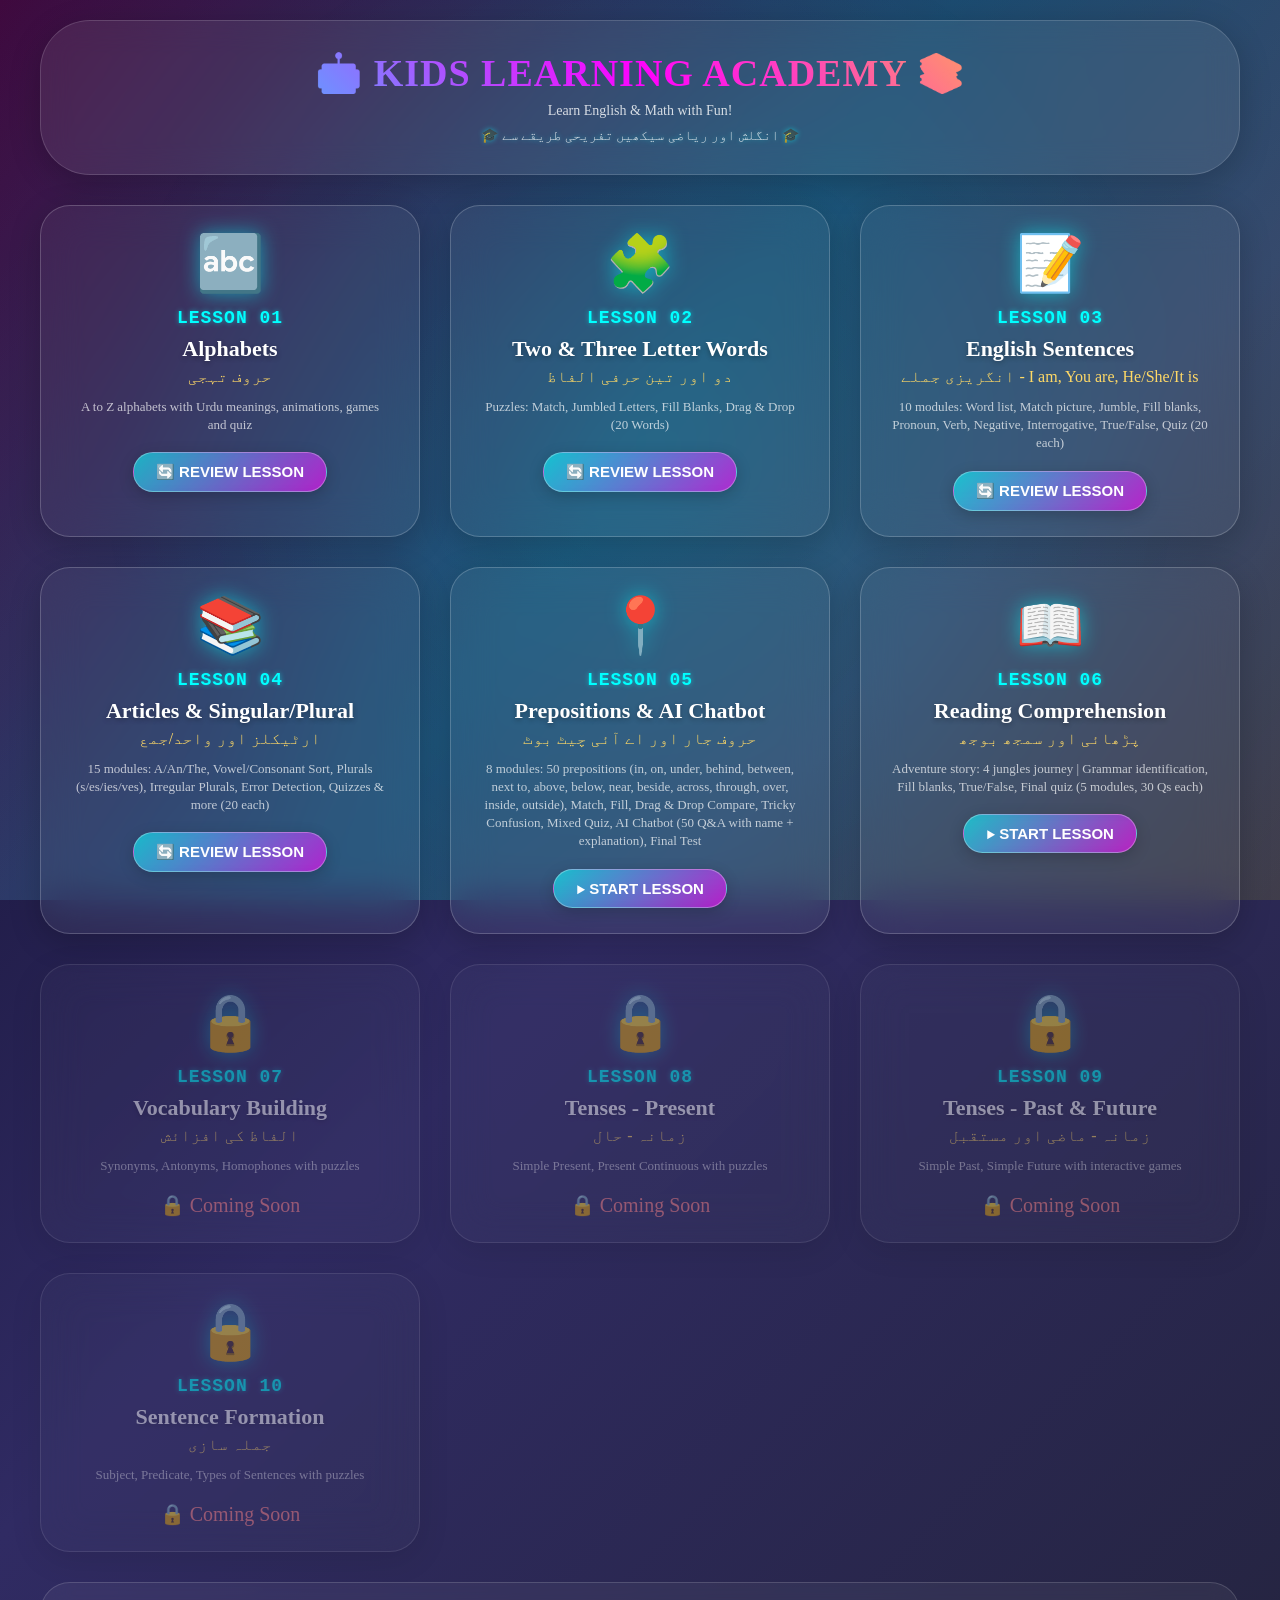
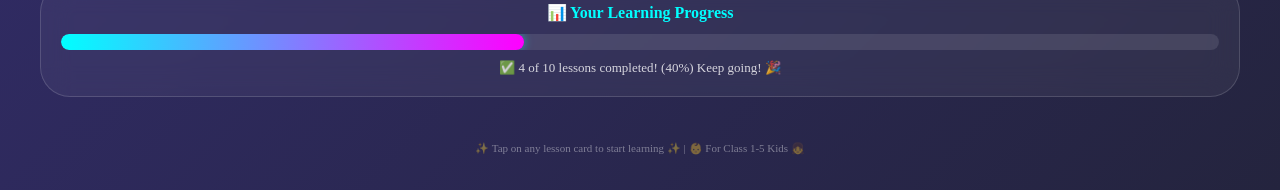
<file: index.html>
<!DOCTYPE html>
<html lang="ur">
<head>
    <meta charset="UTF-8">
    <meta name="viewport" content="width=device-width, initial-scale=1.0, user-scalable=yes">
    <title>Kids Learning Academy - All Lessons</title>
    <style>
        /* Index Page Style - Pure Glassmorphism + Gradient Background */
        * {
            margin: 0;
            padding: 0;
            box-sizing: border-box;
            -webkit-tap-highlight-color: transparent;
        }

        body {
            min-height: 100vh;
            background: linear-gradient(135deg, #0f0c29, #302b63, #24243e);
            font-family: 'Comic Neue', 'Segoe UI Emoji', 'Orbitron', cursive;
            padding: 15px;
            overflow-x: hidden;
            position: relative;
        }

        /* Animated Gradient Background */
        body::before {
            content: '';
            position: fixed;
            top: 0;
            left: 0;
            width: 100%;
            height: 100%;
            background: linear-gradient(125deg, 
                rgba(255, 0, 150, 0.2), 
                rgba(0, 255, 255, 0.2), 
                rgba(255, 255, 0, 0.1));
            z-index: -2;
        }

        body::after {
            content: '';
            position: fixed;
            top: 0;
            left: 0;
            width: 100%;
            height: 100%;
            background: radial-gradient(circle at 50% 50%, rgba(0, 255, 255, 0.1), transparent 70%);
            z-index: -1;
        }

        .container {
            max-width: 1200px;
            margin: 0 auto;
            position: relative;
            z-index: 1;
        }

        /* Pure Glass Header */
        .header {
            text-align: center;
            padding: 30px 20px;
            background: rgba(255, 255, 255, 0.08);
            backdrop-filter: blur(15px);
            -webkit-backdrop-filter: blur(15px);
            border-radius: 50px;
            margin-bottom: 30px;
            border: 1px solid rgba(255, 255, 255, 0.15);
            box-shadow: 0 8px 32px rgba(0, 0, 0, 0.2);
        }

        .header h1 {
            font-size: 28px;
            background: linear-gradient(45deg, #00ffff, #ff00ff, #ffff00);
            -webkit-background-clip: text;
            background-clip: text;
            color: transparent;
            margin-bottom: 8px;
            letter-spacing: 1px;
        }

        .header p {
            color: rgba(255, 255, 255, 0.8);
            font-size: 14px;
        }

        .urdu-title {
            font-family: 'Noto Nastaliq Urdu', 'Jameel Noori Nastaleeq', serif;
            color: #00ffff;
            margin-top: 8px;
            font-size: 16px;
            text-shadow: 0 0 5px rgba(0, 255, 255, 0.5);
        }

        /* Lessons Grid - Mobile First */
        .lessons-grid {
            display: grid;
            grid-template-columns: 1fr;
            gap: 20px;
            margin-bottom: 30px;
        }

        /* Pure Glass Card - Mirror Effect */
        .lesson-card {
            background: rgba(255, 255, 255, 0.05);
            backdrop-filter: blur(20px);
            -webkit-backdrop-filter: blur(20px);
            border-radius: 30px;
            border: 1px solid rgba(255, 255, 255, 0.2);
            padding: 25px 20px;
            text-align: center;
            cursor: pointer;
            transition: all 0.3s ease;
            box-shadow: 0 8px 32px rgba(0, 0, 0, 0.2);
            position: relative;
            overflow: hidden;
        }

        /* Mirror shine effect on card */
        .lesson-card::before {
            content: '';
            position: absolute;
            top: 0;
            left: -100%;
            width: 100%;
            height: 100%;
            background: linear-gradient(90deg, transparent, rgba(255, 255, 255, 0.2), transparent);
            transition: left 0.5s ease;
            border-radius: 30px;
        }

        .lesson-card:hover::before {
            left: 100%;
        }

        .lesson-card:active {
            transform: scale(0.98);
        }

        /* Locked Card */
        .lesson-card.locked {
            opacity: 0.5;
            cursor: not-allowed;
        }

        .lesson-card.locked:active {
            transform: none;
        }

        .lesson-card.locked::before {
            display: none;
        }

        /* Icons */
        .lesson-icon {
            font-size: 55px;
            margin-bottom: 12px;
            filter: drop-shadow(0 0 10px rgba(0, 255, 255, 0.5));
        }

        .lesson-number {
            font-family: 'Orbitron', monospace;
            font-size: 18px;
            font-weight: bold;
            color: #00ffff;
            margin-bottom: 8px;
            letter-spacing: 1px;
            text-shadow: 0 0 5px rgba(0, 255, 255, 0.5);
        }

        .lesson-title {
            font-size: 24px;
            font-weight: bold;
            color: white;
            margin-bottom: 6px;
            text-shadow: 0 2px 5px rgba(0, 0, 0, 0.3);
        }

        .lesson-title-urdu {
            font-family: 'Noto Nastaliq Urdu', 'Jameel Noori Nastaleeq', serif;
            font-size: 16px;
            color: #ffd966;
            margin-bottom: 12px;
        }

        .lesson-desc {
            color: rgba(255, 255, 255, 0.7);
            font-size: 13px;
            margin-bottom: 18px;
            line-height: 1.4;
            padding: 0 10px;
        }

        .lock-icon {
            font-size: 20px;
            color: #ff8888;
            margin-top: 8px;
        }

        /* Glass Play Button */
        .play-btn {
            background: linear-gradient(135deg, rgba(0, 255, 255, 0.6), rgba(255, 0, 255, 0.6));
            border: 1px solid rgba(255, 255, 255, 0.3);
            padding: 10px 22px;
            border-radius: 40px;
            font-size: 15px;
            font-weight: bold;
            color: white;
            cursor: pointer;
            transition: all 0.2s;
            backdrop-filter: blur(4px);
            box-shadow: 0 4px 15px rgba(0, 0, 0, 0.2);
        }

        .play-btn:active {
            transform: scale(0.94);
        }

        /* Progress Section - Glass */
        .progress-section {
            background: rgba(255, 255, 255, 0.05);
            backdrop-filter: blur(15px);
            -webkit-backdrop-filter: blur(15px);
            border-radius: 30px;
            padding: 20px;
            margin-top: 20px;
            border: 1px solid rgba(255, 255, 255, 0.15);
        }

        .progress-title {
            text-align: center;
            color: #00ffff;
            font-size: 16px;
            margin-bottom: 12px;
            font-weight: bold;
        }

        .progress-bar-container {
            background: rgba(255, 255, 255, 0.1);
            border-radius: 20px;
            height: 16px;
            overflow: hidden;
        }

        .progress-bar {
            width: 0%;
            height: 100%;
            background: linear-gradient(90deg, #00ffff, #ff00ff);
            border-radius: 20px;
            transition: width 0.5s ease;
            box-shadow: 0 0 10px rgba(0, 255, 255, 0.5);
        }

        .progress-text {
            text-align: center;
            color: rgba(255, 255, 255, 0.8);
            margin-top: 10px;
            font-size: 13px;
        }

        /* Footer */
        .footer {
            text-align: center;
            margin-top: 30px;
            padding: 15px;
            color: rgba(255, 255, 255, 0.4);
            font-size: 11px;
        }

        /* Tablet View */
        @media (min-width: 600px) {
            body {
                padding: 20px;
            }
            
            .lessons-grid {
                grid-template-columns: repeat(2, 1fr);
                gap: 25px;
            }
            
            .header h1 {
                font-size: 32px;
            }
            
            .lesson-title {
                font-size: 22px;
            }
        }

        /* Desktop View */
        @media (min-width: 900px) {
            .lessons-grid {
                grid-template-columns: repeat(3, 1fr);
                gap: 30px;
            }
            
            .header h1 {
                font-size: 38px;
            }
            
            .lesson-card:hover {
                transform: translateY(-8px);
                border-color: rgba(0, 255, 255, 0.5);
                box-shadow: 0 15px 45px rgba(0, 0, 0, 0.3);
                background: rgba(255, 255, 255, 0.08);
            }
            
            .lesson-card.locked:hover {
                transform: none;
            }
        }

        /* Small Mobile Landscape */
        @media (max-width: 480px) {
            body {
                padding: 10px;
            }
            
            .lesson-card {
                padding: 18px 15px;
            }
            
            .lesson-icon {
                font-size: 48px;
            }
            
            .lesson-title {
                font-size: 20px;
            }
            
            .lesson-number {
                font-size: 15px;
            }
            
            .play-btn {
                padding: 8px 18px;
                font-size: 13px;
            }
        }
    </style>
</head>
<body>
    <div class="container">
        <!-- Header -->
        <div class="header">
            <h1>🤖 KIDS LEARNING ACADEMY 📚</h1>
            <p>Learn English & Math with Fun!</p>
            <p class="urdu-title">🎓 انگلش اور ریاضی سیکھیں تفریحی طریقے سے 🎓</p>
        </div>

        <!-- Lessons Grid -->
        <div class="lessons-grid" id="lessonsGrid">
            <!-- Lesson 1 Card -->
            <div class="lesson-card" data-lesson="1" data-url="lecture-1/lession_1.html">
                <div class="lesson-icon">🔤</div>
                <div class="lesson-number">LESSON 01</div>
                <div class="lesson-title">Alphabets</div>
                <div class="lesson-title-urdu">حروف تہجی</div>
                <div class="lesson-desc">A to Z alphabets with Urdu meanings, animations, games and quiz</div>
                <button class="play-btn">▶ START LESSON</button>
            </div>

            <!-- Lesson 2 Card -->
            <div class="lesson-card" data-lesson="2" data-url="lecture-2/lession_2.html">
                <div class="lesson-icon">🧩</div>
                <div class="lesson-number">LESSON 02</div>
                <div class="lesson-title">Two & Three Letter Words</div>
                <div class="lesson-title-urdu">دو اور تین حرفی الفاظ</div>
                <div class="lesson-desc">Puzzles: Match, Jumbled Letters, Fill Blanks, Drag & Drop (20 Words)</div>
                <button class="play-btn">▶ START LESSON</button>
            </div>

            <!-- Lesson 3 Card -->
            <div class="lesson-card" data-lesson="3" data-url="lecture-3/lesson_3.html">
                <div class="lesson-icon">📝</div>
                <div class="lesson-number">LESSON 03</div>
                <div class="lesson-title">English Sentences</div>
                <div class="lesson-title-urdu">انگریزی جملے - I am, You are, He/She/It is</div>
                <div class="lesson-desc">10 modules: Word list, Match picture, Jumble, Fill blanks, Pronoun, Verb, Negative, Interrogative, True/False, Quiz (20 each)</div>
                <button class="play-btn">▶ START LESSON</button>
            </div>

            <!-- Lesson 4 Card -->
            <div class="lesson-card" data-lesson="4" data-url="lecture-4/lesson_4.html">
                <div class="lesson-icon">📚</div>
                <div class="lesson-number">LESSON 04</div>
                <div class="lesson-title">Articles & Singular/Plural</div>
                <div class="lesson-title-urdu">ارٹیکلز اور واحد/جمع</div>
                <div class="lesson-desc">15 modules: A/An/The, Vowel/Consonant Sort, Plurals (s/es/ies/ves), Irregular Plurals, Error Detection, Quizzes & more (20 each)</div>
                <button class="play-btn">▶ START LESSON</button>
            </div>

            <!-- Lesson 5 Card -->
            <div class="lesson-card" data-lesson="5" data-url="lecture-5/lesson_5.html">
                <div class="lesson-icon">📍</div>
                <div class="lesson-number">LESSON 05</div>
                <div class="lesson-title">Prepositions & AI Chatbot</div>
                <div class="lesson-title-urdu">حروف جار اور اے آئی چیٹ بوٹ</div>
                <div class="lesson-desc">8 modules: 50 prepositions (in, on, under, behind, between, next to, above, below, near, beside, across, through, over, inside, outside), Match, Fill, Drag & Drop Compare, Tricky Confusion, Mixed Quiz, AI Chatbot (50 Q&A with name + explanation), Final Test</div>
                <button class="play-btn">▶ START LESSON</button>
            </div>

            <!-- Lesson 6 Card -->
            <div class="lesson-card" data-lesson="6" data-url="lecture-6/lesson_6.html">
                <div class="lesson-icon">📖</div>
                <div class="lesson-number">LESSON 06</div>
                <div class="lesson-title">Reading Comprehension</div>
                <div class="lesson-title-urdu">پڑھائی اور سمجھ بوجھ</div>
                <div class="lesson-desc">Adventure story: 4 jungles journey | Grammar identification, Fill blanks, True/False, Final quiz (5 modules, 30 Qs each)</div>
                <button class="play-btn">▶ START LESSON</button>
            </div>

            <!-- Lesson 7 Card (Coming Soon - Locked) -->
            <div class="lesson-card locked" data-lesson="7" data-url="#">
                <div class="lesson-icon">🔒</div>
                <div class="lesson-number">LESSON 07</div>
                <div class="lesson-title">Vocabulary Building</div>
                <div class="lesson-title-urdu">الفاظ کی افزائش</div>
                <div class="lesson-desc">Synonyms, Antonyms, Homophones with puzzles</div>
                <div class="lock-icon">🔒 Coming Soon</div>
            </div>

            <!-- Lesson 8 Card (Coming Soon - Locked) -->
            <div class="lesson-card locked" data-lesson="8" data-url="#">
                <div class="lesson-icon">🔒</div>
                <div class="lesson-number">LESSON 08</div>
                <div class="lesson-title">Tenses - Present</div>
                <div class="lesson-title-urdu">زمانہ - حال</div>
                <div class="lesson-desc">Simple Present, Present Continuous with puzzles</div>
                <div class="lock-icon">🔒 Coming Soon</div>
            </div>

            <!-- Lesson 9 Card (Coming Soon - Locked) -->
            <div class="lesson-card locked" data-lesson="9" data-url="#">
                <div class="lesson-icon">🔒</div>
                <div class="lesson-number">LESSON 09</div>
                <div class="lesson-title">Tenses - Past & Future</div>
                <div class="lesson-title-urdu">زمانہ - ماضی اور مستقبل</div>
                <div class="lesson-desc">Simple Past, Simple Future with interactive games</div>
                <div class="lock-icon">🔒 Coming Soon</div>
            </div>

            <!-- Lesson 10 Card (Coming Soon - Locked) -->
            <div class="lesson-card locked" data-lesson="10" data-url="#">
                <div class="lesson-icon">🔒</div>
                <div class="lesson-number">LESSON 10</div>
                <div class="lesson-title">Sentence Formation</div>
                <div class="lesson-title-urdu">جملہ سازی</div>
                <div class="lesson-desc">Subject, Predicate, Types of Sentences with puzzles</div>
                <div class="lock-icon">🔒 Coming Soon</div>
            </div>
        </div>

        <!-- Progress Section -->
        <div class="progress-section">
            <div class="progress-title">📊 Your Learning Progress</div>
            <div class="progress-bar-container">
                <div class="progress-bar" id="progressBar"></div>
            </div>
            <div class="progress-text" id="progressText"></div>
        </div>

        <!-- Footer -->
        <div class="footer">
            <p>✨ Tap on any lesson card to start learning ✨ | 👶 For Class 1-5 Kids 👧</p>
        </div>
    </div>

    <script>
        // Total lessons (4 completed, 6 locked for now)
        const totalLessons = 10;
        const completedLessonsMax = 4;

        // Load progress from localStorage
        function loadProgress() {
            let completedLessons = JSON.parse(localStorage.getItem('completedLessons') || '[]');
            
            // For demo purposes, mark first 4 lessons as completed if not already
            // This is just for demo - in production, user must complete each lesson
            if (completedLessons.length === 0) {
                completedLessons = [1, 2, 3, 4];
                localStorage.setItem('completedLessons', JSON.stringify(completedLessons));
            }
            
            const progressPercent = (completedLessons.length / totalLessons) * 100;
            
            const progressBar = document.getElementById('progressBar');
            const progressText = document.getElementById('progressText');
            
            if (progressBar) {
                progressBar.style.width = progressPercent + '%';
            }
            
            if (progressText) {
                progressText.innerHTML = `✅ ${completedLessons.length} of ${totalLessons} lessons completed! (${Math.round(progressPercent)}%) Keep going! 🎉`;
            }
            
            // Update lesson cards if completed
            completedLessons.forEach(lessonId => {
                const card = document.querySelector(`.lesson-card[data-lesson="${lessonId}"]`);
                if (card && !card.classList.contains('locked')) {
                    const playBtn = card.querySelector('.play-btn');
                    if (playBtn && playBtn.innerHTML !== '🔄 REVIEW LESSON') {
                        playBtn.innerHTML = '🔄 REVIEW LESSON';
                    }
                }
            });
        }
        
        // Mark lesson as completed
        function markLessonComplete(lessonId) {
            let completed = JSON.parse(localStorage.getItem('completedLessons') || '[]');
            if (!completed.includes(lessonId)) {
                completed.push(lessonId);
                localStorage.setItem('completedLessons', JSON.stringify(completed));
            }
            loadProgress();
        }
        
        // Check if coming back from lesson
        function checkLessonCompletion() {
            const urlParams = new URLSearchParams(window.location.search);
            const completed = urlParams.get('completed');
            if (completed) {
                markLessonComplete(parseInt(completed));
                window.history.replaceState({}, document.title, window.location.pathname);
            }
        }
        
        // Open lesson
        function openLesson(lessonId, url) {
            if (url === '#') {
                alert('📚 This lesson is coming soon! Stay tuned. 🎉\n\nیہ سبق جلد آئے گا!');
                return;
            }
            window.location.href = url;
        }
        
        // Add click event to all lesson cards
        document.querySelectorAll('.lesson-card').forEach(card => {
            card.addEventListener('click', (e) => {
                if (e.target.classList.contains('play-btn')) {
                    e.stopPropagation();
                }
                const lessonId = card.getAttribute('data-lesson');
                const url = card.getAttribute('data-url');
                openLesson(lessonId, url);
            });
            
            const playBtn = card.querySelector('.play-btn');
            if (playBtn) {
                playBtn.addEventListener('click', (e) => {
                    e.stopPropagation();
                    const lessonId = card.getAttribute('data-lesson');
                    const url = card.getAttribute('data-url');
                    openLesson(lessonId, url);
                });
            }
        });
        
        // Initialize
        loadProgress();
        checkLessonCompletion();
    </script>
</body>
</html>
</file>
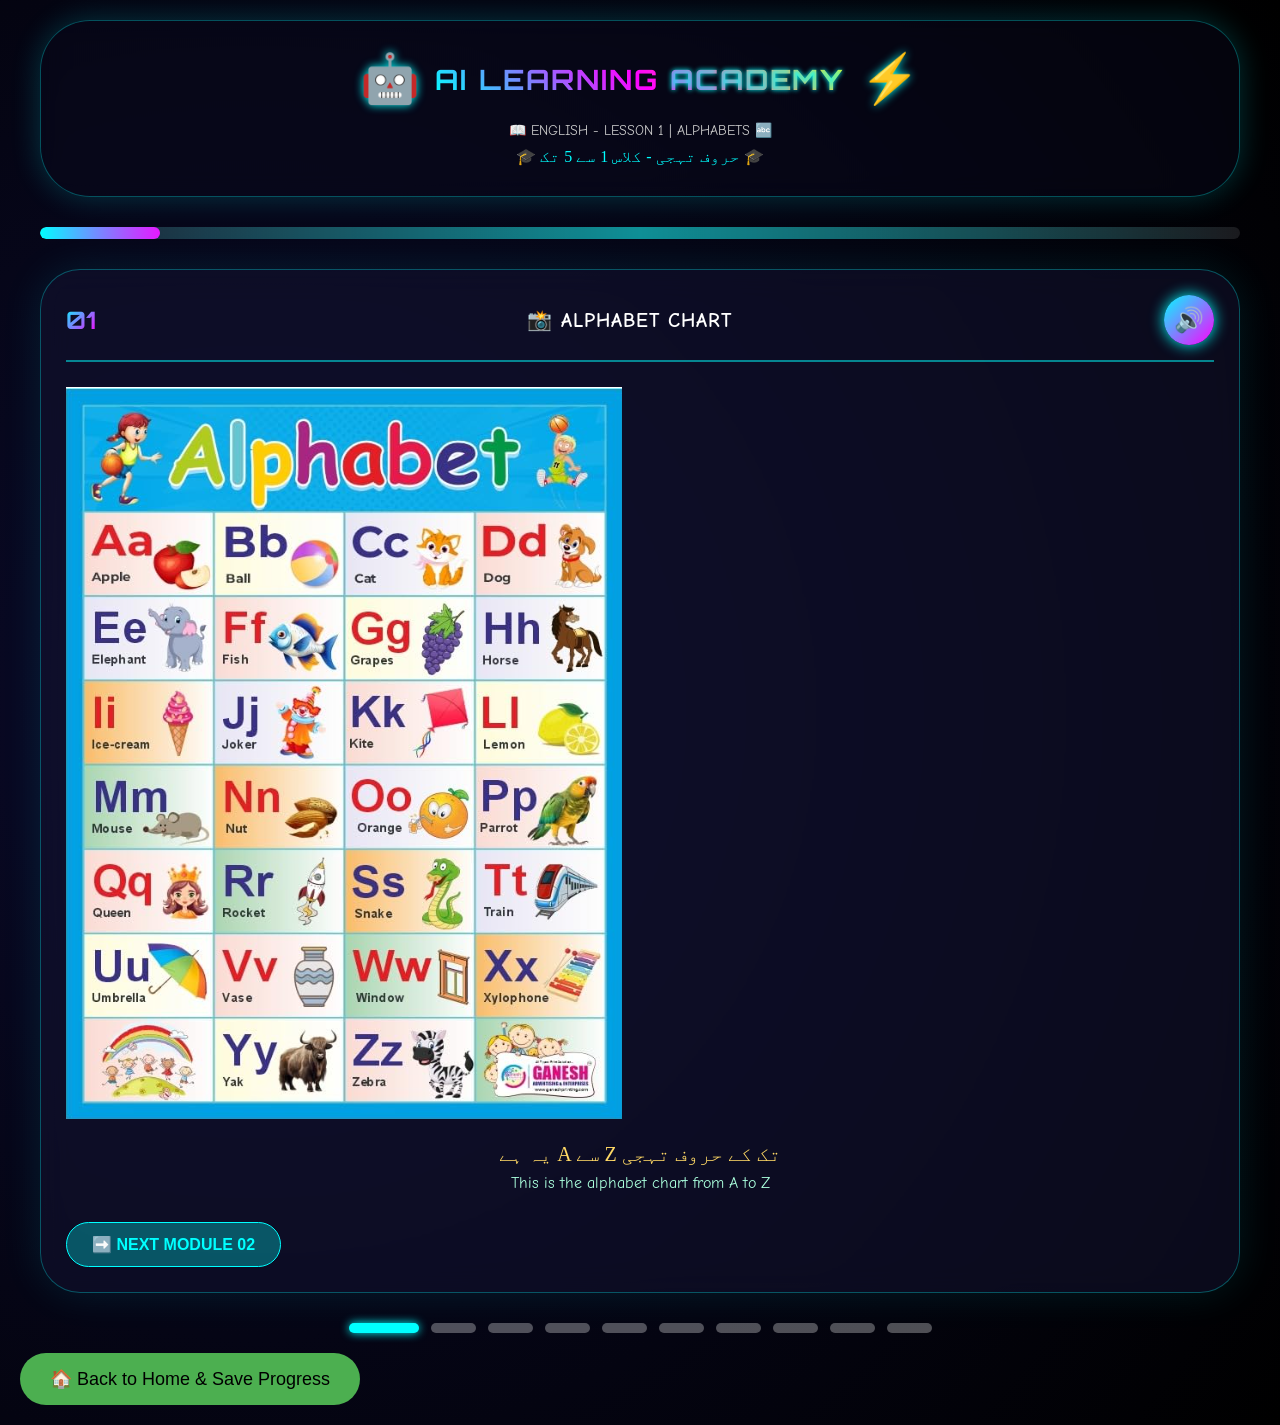
<file: lecture-1/lession_1.html>
<!DOCTYPE html>
<html lang="ur">
<head>
    <meta charset="UTF-8">
    <meta name="viewport" content="width=device-width, initial-scale=1.0, user-scalable=yes, viewport-fit=cover">
    <title>AI Kids Learning - English Lesson 1: Alphabets</title>
    <link rel="stylesheet" href="style.css">
    <link href="https://fonts.googleapis.com/css2?family=Orbitron:wght@400;700;900&family=Comic+Neue:wght@400;700&display=swap" rel="stylesheet">
</head>
<body>
    <div class="glass-container">
        <!-- Futuristic Header - Animation Removed -->
        <header class="futuristic-header">
            <div class="hologram-effect">
                <span class="ai-emoji">🤖</span>
                <h1>AI LEARNING<span class="glow-text"> ACADEMY</span></h1>
                <span class="ai-emoji">⚡</span>
            </div>
            <div class="lesson-badge">
                <p>📖 ENGLISH - LESSON 1 | ALPHABETS 🔤</p>
                <p class="urdu-header">🎓 حروف تہجی - کلاس 1 سے 5 تک 🎓</p>
            </div>
        </header>

        <!-- Neon Progress Bar -->
        <div class="neon-progress">
            <div class="progress-bar-fill" id="progressBarFill"></div>
            <div class="progress-glow"></div>
        </div>

        <!-- Main Touch-Friendly Modules -->
        <main id="mainContent">
            <!-- MODULE 1: Alphabet Image -->
            <div id="module1" class="module active" data-module="1">
                <div class="module-card glass-card">
                    <div class="module-title">
                        <span class="module-num">01</span>
                        <h2>📸 ALPHABET CHART</h2>
                        <button class="voice-btn" data-voice="module1">🔊</button>
                    </div>
                    <div class="module-content">
                        <div class="image-container">
                            <img src="Alphabets.png" alt="Alphabets" id="alphabetImage" onerror="this.src='https://via.placeholder.com/800x400/1a1a2e/0ee?text=ALPHABETS+A+TO+Z'">
                            <div class="image-glow"></div>
                        </div>
                        <div class="bilingual-text">
                            <p class="urdu-text">یہ ہے A سے Z تک کے حروف تہجی</p>
                            <p class="english-text">This is the alphabet chart from A to Z</p>
                        </div>
                    </div>
                    <div class="nav-buttons">
                        <button class="next-btn" data-next="module2">➡️ NEXT MODULE 02</button>
                    </div>
                </div>
            </div>

            <!-- MODULE 2: A to E -->
            <div id="module2" class="module" data-module="2">
                <div class="module-card glass-card">
                    <div class="module-title">
                        <span class="module-num">02</span>
                        <h2>🎨 A - E | حروف ا سے ای</h2>
                        <button class="voice-btn" data-voice="module2">🔊</button>
                    </div>
                    <div class="module-content">
                        <div class="letters-futuristic">
                            <div class="letter-tile" data-letter="A" data-urdu="اے - سیب" data-eng="A for Apple">A <span class="letter-urdu">(اے - سیب)</span></div>
                            <div class="letter-tile" data-letter="B" data-urdu="بی - گیند" data-eng="B for Ball">B <span class="letter-urdu">(بی - گیند)</span></div>
                            <div class="letter-tile" data-letter="C" data-urdu="سی - بلی" data-eng="C for Cat">C <span class="letter-urdu">(سی - بلی)</span></div>
                            <div class="letter-tile" data-letter="D" data-urdu="ڈی - کتا" data-eng="D for Dog">D <span class="letter-urdu">(ڈی - کتا)</span></div>
                            <div class="letter-tile" data-letter="E" data-urdu="ای - ہاتھی" data-eng="E for Elephant">E <span class="letter-urdu">(ای - ہاتھی)</span></div>
                        </div>
                        <div class="bilingual-text">
                            <p class="urdu-text">ان حروف کو ٹچ کریں اور سنیں</p>
                            <p class="english-text">Tap any letter to learn and listen</p>
                        </div>
                    </div>
                    <div class="nav-buttons">
                        <button class="prev-btn" data-prev="module1">⬅️ PREV</button>
                        <button class="next-btn" data-next="module3">NEXT ➡️</button>
                    </div>
                </div>
            </div>

            <!-- MODULE 3: F to J Floating -->
            <div id="module3" class="module" data-module="3">
                <div class="module-card glass-card">
                    <div class="module-title">
                        <span class="module-num">03</span>
                        <h2>🎭 F - J | حروف ایف سے جے</h2>
                        <button class="voice-btn" data-voice="module3">🔊</button>
                    </div>
                    <div class="module-content">
                        <div class="floating-letters">
                            <div class="float-tile" data-letter="F" data-urdu="ایف - مچھلی" data-eng="F for Fish">F 🐟</div>
                            <div class="float-tile" data-letter="G" data-urdu="جی - انگور" data-eng="G for Grapes">G 🍇</div>
                            <div class="float-tile" data-letter="H" data-urdu="ایچ - گھر" data-eng="H for House">H 🏠</div>
                            <div class="float-tile" data-letter="I" data-urdu="آئی - آئس کریم" data-eng="I for Ice Cream">I 🍦</div>
                            <div class="float-tile" data-letter="J" data-urdu="جے - جوس" data-eng="J for Juice">J 🥤</div>
                        </div>
                        <div class="bilingual-text">
                            <p class="urdu-text">یہ حروف حرکت کر رہے ہیں - انہیں ٹچ کریں</p>
                            <p class="english-text">Floating letters - tap to learn</p>
                        </div>
                    </div>
                    <div class="nav-buttons">
                        <button class="prev-btn" data-prev="module2">⬅️ PREV</button>
                        <button class="next-btn" data-next="module4">NEXT ➡️</button>
                    </div>
                </div>
            </div>

            <!-- MODULE 4: K to O Emoji -->
            <div id="module4" class="module" data-module="4">
                <div class="module-card glass-card">
                    <div class="module-title">
                        <span class="module-num">04</span>
                        <h2>😊 K - O | حروف کے سے او</h2>
                        <button class="voice-btn" data-voice="module4">🔊</button>
                    </div>
                    <div class="module-content">
                        <div class="emoji-grid">
                            <div class="emoji-tile" data-letter="K" data-urdu="کے - بادشاہ" data-eng="K for King">K 👑</div>
                            <div class="emoji-tile" data-letter="L" data-urdu="ایل - شیر" data-eng="L for Lion">L 🦁</div>
                            <div class="emoji-tile" data-letter="M" data-urdu="ایم - بندر" data-eng="M for Monkey">M 🐒</div>
                            <div class="emoji-tile" data-letter="N" data-urdu="این - گھونسلا" data-eng="N for Nest">N 🪹</div>
                            <div class="emoji-tile" data-letter="O" data-urdu="او - الو" data-eng="O for Owl">O 🦉</div>
                        </div>
                    </div>
                    <div class="nav-buttons">
                        <button class="prev-btn" data-prev="module3">⬅️ PREV</button>
                        <button class="next-btn" data-next="module5">NEXT ➡️</button>
                    </div>
                </div>
            </div>

            <!-- MODULE 5: Simple Match Game - Fixed -->
            <div id="module5" class="module" data-module="5">
                <div class="module-card glass-card">
                    <div class="module-title">
                        <span class="module-num">05</span>
                        <h2>🧩 MATCH THE LETTER | حرف ملائیں</h2>
                        <button class="voice-btn" data-voice="module5">🔊</button>
                    </div>
                    <div class="module-content">
                        <div class="puzzle-hint">
                            <p class="urdu-hint">👉 کھیلنے کا طریقہ: پہلے بائیں طرف والے حرف کو ٹچ کریں، پھر دائیں طرف والی تصویر کو ٹچ کریں 👈</p>
                            <p class="english-hint">👉 How to play: First tap the letter on the left, then tap the picture on the right 👈</p>
                        </div>
                        <div class="match-simple">
                            <div class="match-letters">
                                <div class="match-letter" data-letter="P" data-match="penguin">🔤 P</div>
                                <div class="match-letter" data-letter="Q" data-match="queen">🔤 Q</div>
                                <div class="match-letter" data-letter="R" data-match="rabbit">🔤 R</div>
                            </div>
                            <div class="match-pictures">
                                <div class="match-pic" data-pic="penguin">🐧 Penguin</div>
                                <div class="match-pic" data-pic="queen">👸 Queen</div>
                                <div class="match-pic" data-pic="rabbit">🐇 Rabbit</div>
                            </div>
                        </div>
                        <div id="matchMessage" class="match-message"></div>
                    </div>
                    <div class="nav-buttons">
                        <button class="prev-btn" data-prev="module4">⬅️ PREV</button>
                        <button class="next-btn" data-next="module6">NEXT ➡️</button>
                    </div>
                </div>
            </div>

            <!-- MODULE 6: U to Z Click Voice -->
            <div id="module6" class="module" data-module="6">
                <div class="module-card glass-card">
                    <div class="module-title">
                        <span class="module-num">06</span>
                        <h2>🎯 U - Z | حروف یو سے زیڈ</h2>
                        <button class="voice-btn" data-voice="module6">🔊</button>
                    </div>
                    <div class="module-content">
                        <div class="voice-letters">
                            <button class="voice-letter" data-letter="U" data-urdu="یو - چھتری" data-eng="U for Umbrella">U ☔</button>
                            <button class="voice-letter" data-letter="V" data-urdu="وی - وائلن" data-eng="V for Violin">V 🎻</button>
                            <button class="voice-letter" data-letter="W" data-urdu="ڈبلیو - وہیل" data-eng="W for Whale">W 🐋</button>
                            <button class="voice-letter" data-letter="X" data-urdu="ایکس - ایکس رے" data-eng="X for X-ray">X 🦴</button>
                            <button class="voice-letter" data-letter="Y" data-urdu="وائی - یویو" data-eng="Y for Yoyo">Y 🪀</button>
                            <button class="voice-letter" data-letter="Z" data-urdu="زیڈ - زیبرا" data-eng="Z for Zebra">Z 🦓</button>
                        </div>
                    </div>
                    <div class="nav-buttons">
                        <button class="prev-btn" data-prev="module5">⬅️ PREV</button>
                        <button class="next-btn" data-next="module7">NEXT ➡️</button>
                    </div>
                </div>
            </div>

            <!-- MODULE 7: Vowels Special -->
            <div id="module7" class="module" data-module="7">
                <div class="module-card glass-card">
                    <div class="module-title">
                        <span class="module-num">07</span>
                        <h2>⭐ VOWELS</h2>
                        <button class="voice-btn" data-voice="module7">🔊</button>
                    </div>
                    <div class="module-content">
                        <div class="vowels-neon">
                            <div class="vowel-neon" data-vowel="A">A 🎵</div>
                            <div class="vowel-neon" data-vowel="E">E 🎵</div>
                            <div class="vowel-neon" data-vowel="I">I 🎵</div>
                            <div class="vowel-neon" data-vowel="O">O 🎵</div>
                            <div class="vowel-neon" data-vowel="U">U 🎵</div>
                        </div>
                        <div class="bilingual-text">
                            <p class="english-text">These are vowels - every word needs a vowel</p>
                        </div>
                    </div>
                    <div class="nav-buttons">
                        <button class="prev-btn" data-prev="module6">⬅️ PREV</button>
                        <button class="next-btn" data-next="module8">NEXT ➡️</button>
                    </div>
                </div>
            </div>

                <!-- MODULE 8: Capital & Small - Random Button Changes Boxes -->
            <div id="module8" class="module" data-module="8">
                <div class="module-card glass-card">
                    <div class="module-title">
                        <span class="module-num">08</span>
                        <h2>🔠 CAPITAL & SMALL | بڑے اور چھوٹے حروف</h2>
                        <button class="voice-btn" data-voice="module8">🔊</button>
                    </div>
                    <div class="module-content">
                        <!-- Dynamic boxes - will change on random click -->
                        <div class="case-new" id="caseNewContainer">
                            <div class="capital-box" data-letter="A" data-type="capital">A <span class="capital-label">Capital A</span></div>
                            <div class="small-box" data-letter="a" data-type="small">a <span class="small-label">small a</span></div>
                            <div class="capital-box" data-letter="B" data-type="capital">B <span class="capital-label">Capital B</span></div>
                            <div class="small-box" data-letter="b" data-type="small">b <span class="small-label">small b</span></div>
                            <div class="capital-box" data-letter="C" data-type="capital">C <span class="capital-label">Capital C</span></div>
                            <div class="small-box" data-letter="c" data-type="small">c <span class="small-label">small c</span></div>
                        </div>
                        
                        <!-- Random Button -->
                        <div class="random-section">
                            <button id="randomLetterBtn" class="random-btn">🎲 RANDOM LETTER | کوئی بھی حرف 🎲</button>
                        </div>
                        
                        <div class="bilingual-text">
                            <p class="urdu-text">بڑے حروف (Capital) اور چھوٹے حروف (Small) - انہیں ٹچ کریں</p>
                            <p class="english-text">Capital letters and small letters - tap to listen</p>
                        </div>
                    </div>
                    <div class="nav-buttons">
                        <button class="prev-btn" data-prev="module7">⬅️ PREV</button>
                        <button class="next-btn" data-next="module9">NEXT ➡️</button>
                    </div>
                </div>
            </div>
            <!-- MODULE 9: Find Letter Game - Fixed -->
            <div id="module9" class="module" data-module="9">
                <div class="module-card glass-card">
                    <div class="module-title">
                        <span class="module-num">09</span>
                        <h2>🎮 FIND THE LETTER | حرف تلاش کریں</h2>
                        <button class="voice-btn" data-voice="module9">🔊</button>
                    </div>
                    <div class="module-content">
                        <div class="game-neon">
                            <p class="game-question-en" id="gameQuestionEn">Find letter "K"</p>
                            <p class="game-question-ur" id="gameQuestionUr">K حرف ڈھونڈو</p>
                            <div class="game-options" id="gameOptions"></div>
                            <div id="gameMsg" class="game-msg"></div>
                        </div>
                    </div>
                    <div class="nav-buttons">
                        <button class="prev-btn" data-prev="module8">⬅️ PREV</button>
                        <button class="next-btn" data-next="module10">NEXT ➡️</button>
                    </div>
                </div>
            </div>

            <!-- MODULE 10: Quiz - Fixed Voice -->
            <div id="module10" class="module" data-module="10">
                <div class="module-card glass-card">
                    <div class="module-title">
                        <span class="module-num">10</span>
                        <h2>🏆 FINAL QUIZ | آخری سوالات</h2>
                        <button class="voice-btn" data-voice="module10">🔊</button>
                    </div>
                    <div class="module-content">
                        <div id="quizContainer" class="quiz-neon"></div>
                        <button id="submitQuiz" class="submit-neon">✅ SUBMIT QUIZ</button>
                        <div id="quizResult" class="quiz-result"></div>
                    </div>
                    <div class="nav-buttons">
                        <button class="prev-btn" data-prev="module9">⬅️ PREV</button>
                    </div>
                </div>
            </div>
        </main>

        <!-- Touch Navigation Dots -->
        <div class="nav-dots" id="navDots"></div>
    </div>

    <script src="script.js"></script>
    <!-- Add this button at the end of lesson-1, after quiz -->
<button onclick="goBackAndMarkComplete()" style="background: #4CAF50; padding: 15px 30px; border: none; border-radius: 50px; font-size: 18px; margin-top: 20px; cursor: pointer;">🏠 Back to Home & Save Progress</button>

<script>
function goBackAndMarkComplete() {
    window.location.href = '../index.html?completed=1';
}
</script>
</body>
</html>
</file>
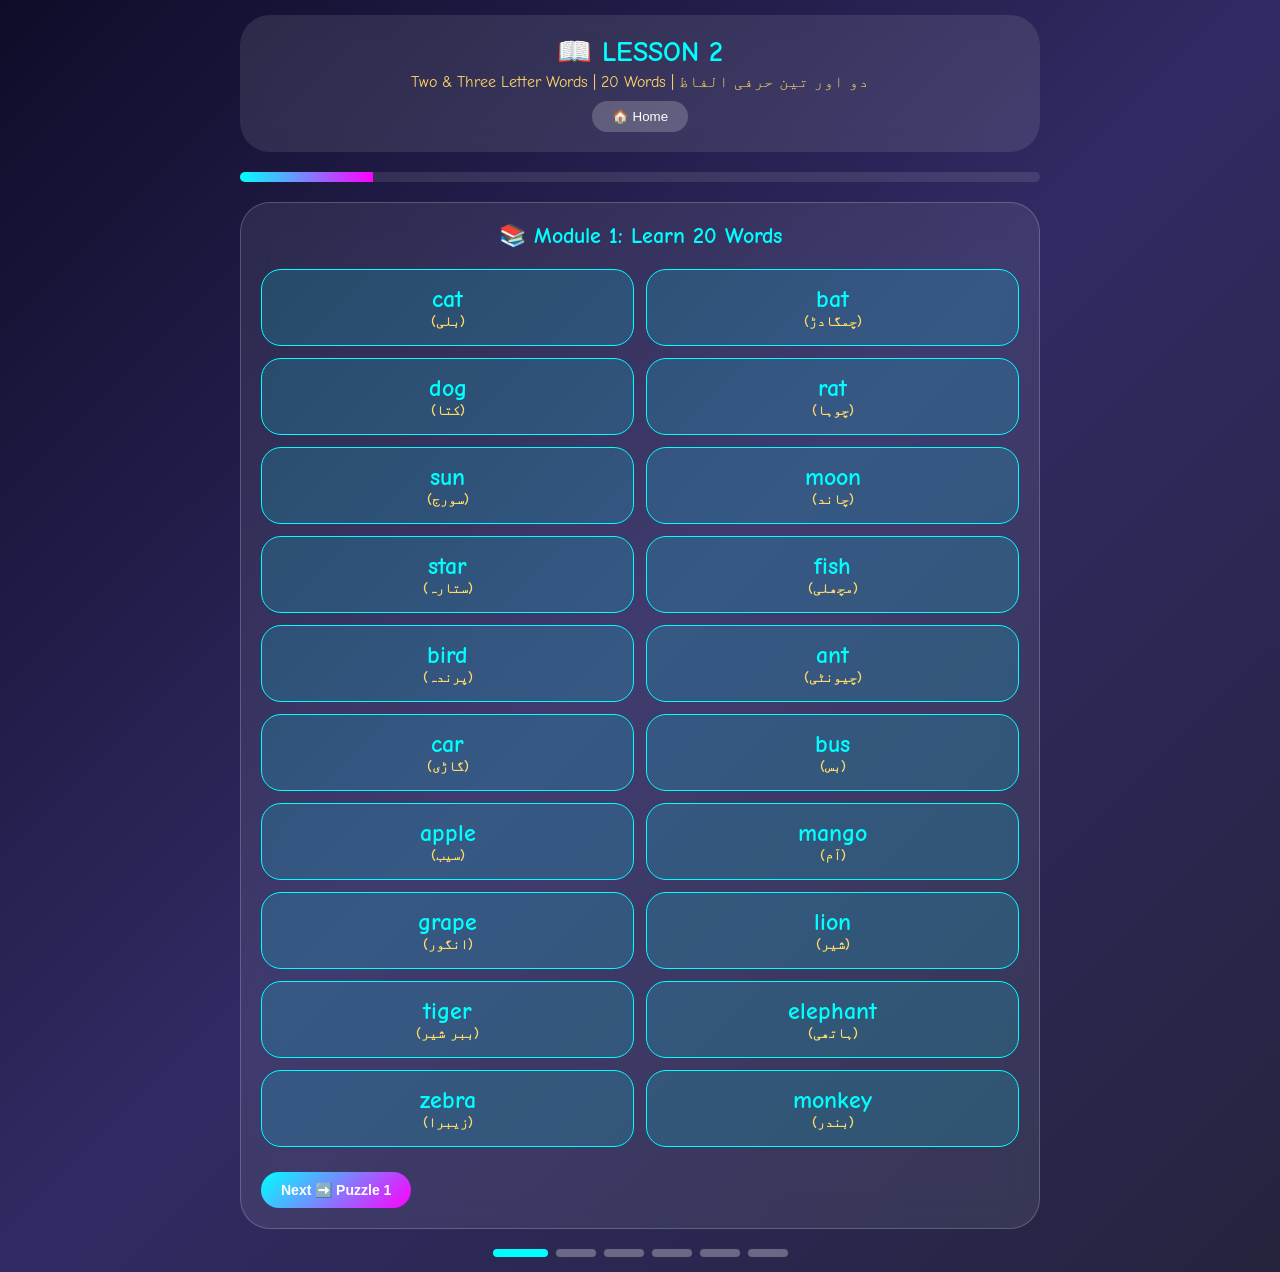
<file: lecture-2/lession_2.html>
<!DOCTYPE html>
<html lang="ur">
<head>
    <meta charset="UTF-8">
    <meta name="viewport" content="width=device-width, initial-scale=1.0, user-scalable=yes">
    <title>Lesson 2 - Two & Three Letter Words (20 Words)</title>
    <link rel="stylesheet" href="style.css">
    <link href="https://fonts.googleapis.com/css2?family=Comic+Neue:wght@400;700&display=swap" rel="stylesheet">
</head>
<body>
    <div class="container">
        <header>
            <h1>📖 LESSON 2</h1>
            <p>Two & Three Letter Words | 20 Words | دو اور تین حرفی الفاظ</p>
            <button class="home-btn" onclick="goHome()">🏠 Home</button>
        </header>

        <div class="progress-container">
            <div class="progress-bar" id="progressBar"></div>
        </div>

        <main id="mainContent">
            <!-- MODULE 1: Word List (20 Words) -->
            <div id="module1" class="module active">
                <div class="card">
                    <h2>📚 Module 1: Learn 20 Words</h2>
                    <div class="words-grid" id="wordsGrid"></div>
                    <div class="nav-buttons">
                        <button class="next-btn" data-next="module2">Next ➡️ Puzzle 1</button>
                    </div>
                </div>
            </div>

            <!-- MODULE 2: Match Word with Picture (20 Words) -->
            <div id="module2" class="module">
                <div class="card">
                    <h2>🧩 Puzzle 1: Match Word with Picture</h2>
                    <p class="puzzle-hint">👉 Word ko sahi picture se match karo 👈</p>
                    <div class="match-game" id="matchGame"></div>
                    <div id="matchMessage" class="message"></div>
                    <div class="nav-buttons">
                        <button class="prev-btn" data-prev="module1">⬅️ Back</button>
                        <button class="next-btn" data-next="module3">Next ➡️ Puzzle 2</button>
                    </div>
                </div>
            </div>

            <!-- MODULE 3: Jumbled Letters (20 Words) -->
            <div id="module3" class="module">
                <div class="card">
                    <h2>🧩 Puzzle 2: Jumbled Letters</h2>
                    <p class="puzzle-hint">👉 Letters ko sahi order mein lagao 👈</p>
                    <div class="jumble-game">
                        <div class="jumble-question" id="jumbleQuestion"></div>
                        <div class="jumble-options" id="jumbleOptions"></div>
                    </div>
                    <div id="jumbleMessage" class="message"></div>
                    <div class="nav-buttons">
                        <button class="prev-btn" data-prev="module2">⬅️ Back</button>
                        <button class="next-btn" data-next="module4">Next ➡️ Puzzle 3</button>
                    </div>
                </div>
            </div>

            <!-- MODULE 4: Fill in the Blanks (20 Words) -->
            <div id="module4" class="module">
                <div class="card">
                    <h2>🧩 Puzzle 3: Fill in the Blanks</h2>
                    <p class="puzzle-hint">👉 Missing letter fill karo 👈</p>
                    <div id="fillGame" class="fill-game"></div>
                    <div id="fillMessage" class="message"></div>
                    <div class="nav-buttons">
                        <button class="prev-btn" data-prev="module3">⬅️ Back</button>
                        <button class="next-btn" data-next="module5">Next ➡️ Puzzle 4</button>
                    </div>
                </div>
            </div>

            <!-- MODULE 5: Drag & Drop (20 Words) -->
            <div id="module5" class="module">
                <div class="card">
                    <h2>🧩 Puzzle 4: Drag & Drop</h2>
                    <p class="puzzle-hint">👉 Word ko sahi box mein drop karo 👈</p>
                    <div class="drag-game" id="dragGame"></div>
                    <div id="dragMessage" class="message"></div>
                    <div class="nav-buttons">
                        <button class="prev-btn" data-prev="module4">⬅️ Back</button>
                        <button class="next-btn" data-next="module6">Next ➡️ Quiz</button>
                    </div>
                </div>
            </div>

            <!-- MODULE 6: Final Quiz (20 Questions) -->
            <div id="module6" class="module">
                <div class="card">
                    <h2>🏆 Final Quiz</h2>
                    <p class="puzzle-hint">👉 20 questions - sahi jawaab do 👈</p>
                    <div id="quizContainer" class="quiz-container"></div>
                    <button id="submitQuiz" class="submit-btn">✅ Submit</button>
                    <div id="quizResult" class="quiz-result"></div>
                    <div class="nav-buttons">
                        <button class="prev-btn" data-prev="module5">⬅️ Back</button>
                    </div>
                </div>
            </div>
        </main>

        <div class="module-dots" id="moduleDots"></div>
    </div>

    <script src="script.js"></script>
    <script>
        function goHome() {
            window.location.href = '../index.html';
        }
    </script>
</body>
</html>
</file>
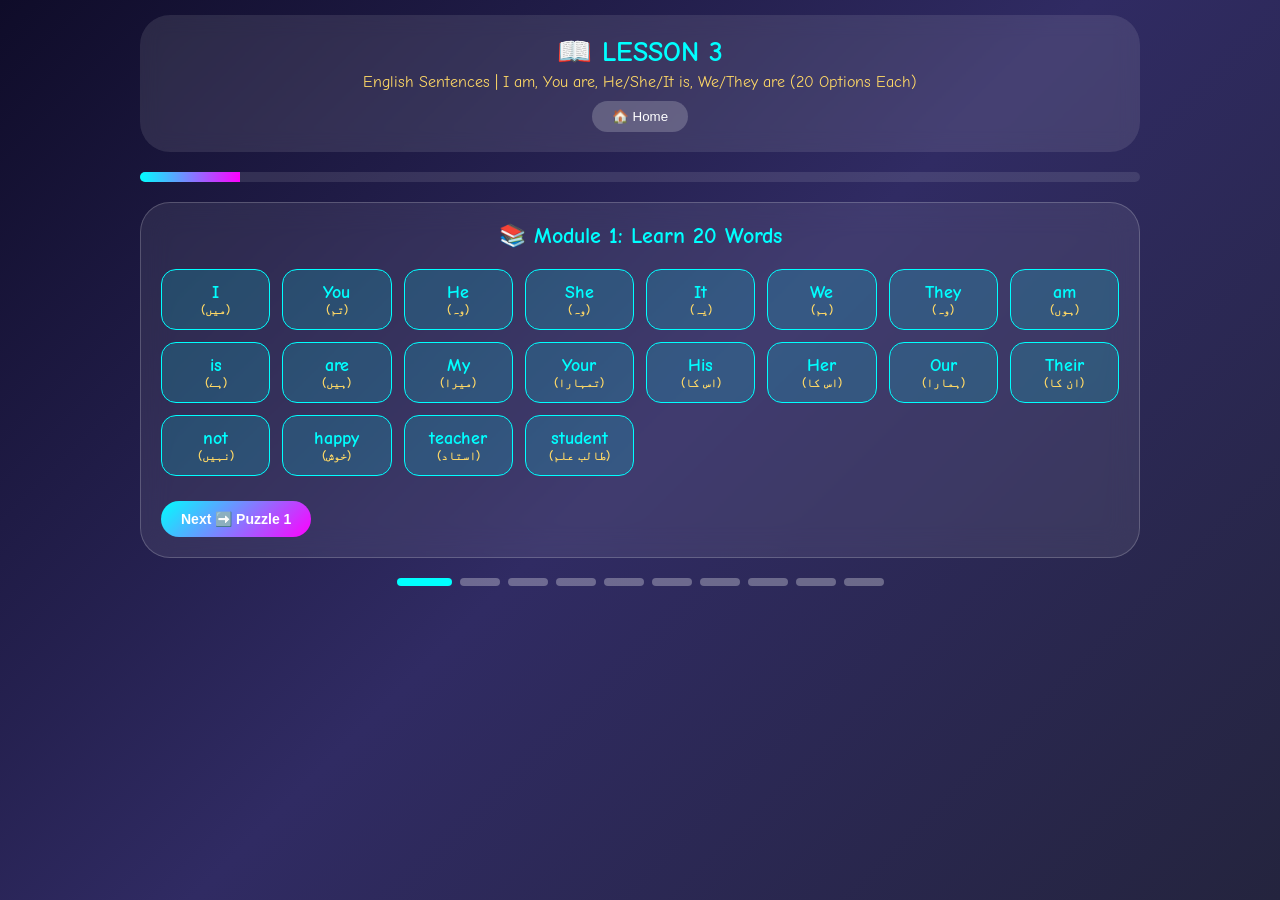
<file: lecture-3/lesson_3.html>
<!DOCTYPE html>
<html lang="ur">
<head>
    <meta charset="UTF-8">
    <meta name="viewport" content="width=device-width, initial-scale=1.0, user-scalable=yes">
    <title>Lesson 3 - English Sentences (20 Options Each)</title>
    <link rel="stylesheet" href="style.css">
    <link href="https://fonts.googleapis.com/css2?family=Comic+Neue:wght@400;700&display=swap" rel="stylesheet">
</head>
<body>
    <div class="container">
        <header>
            <h1>📖 LESSON 3</h1>
            <p>English Sentences | I am, You are, He/She/It is, We/They are (20 Options Each)</p>
            <button class="home-btn" onclick="goHome()">🏠 Home</button>
        </header>

        <div class="progress-container">
            <div class="progress-bar" id="progressBar"></div>
        </div>

        <main id="mainContent">
            <!-- MODULE 1: Word List (20 Words) -->
            <div id="module1" class="module active">
                <div class="card">
                    <h2>📚 Module 1: Learn 20 Words</h2>
                    <div class="words-grid" id="wordsGrid"></div>
                    <div class="nav-buttons">
                        <button class="next-btn" data-next="module2">Next ➡️ Puzzle 1</button>
                    </div>
                </div>
            </div>

            <!-- MODULE 2: Match Sentence with Picture (20 Options) -->
            <div id="module2" class="module">
                <div class="card">
                    <h2>🧩 Puzzle 1: Match Sentence with Picture (20)</h2>
                    <p class="puzzle-hint">👉 Sentence ko sahi picture se match karo 👈</p>
                    <div class="match-game">
                        <div class="match-sentences-col" id="sentencesCol"></div>
                        <div class="match-pictures-col" id="picturesCol"></div>
                    </div>
                    <div id="matchMessage" class="message"></div>
                    <div class="nav-buttons">
                        <button class="prev-btn" data-prev="module1">⬅️ Back</button>
                        <button class="next-btn" data-next="module3">Next ➡️ Puzzle 2</button>
                    </div>
                </div>
            </div>

            <!-- MODULE 3: Sentence Jumble (20 Options) -->
            <div id="module3" class="module">
                <div class="card">
                    <h2>🧩 Puzzle 2: Sentence Jumble (20)</h2>
                    <p class="puzzle-hint">👉 Words ko sahi order mein lagao 👈</p>
                    <div class="jumble-game">
                        <div class="jumble-question" id="jumbleQuestion"></div>
                        <div class="jumble-options" id="jumbleOptions"></div>
                    </div>
                    <div id="jumbleMessage" class="message"></div>
                    <div class="nav-buttons">
                        <button class="prev-btn" data-prev="module2">⬅️ Back</button>
                        <button class="next-btn" data-next="module4">Next ➡️ Puzzle 3</button>
                    </div>
                </div>
            </div>

            <!-- MODULE 4: Fill in the Blanks (20 Options) -->
            <div id="module4" class="module">
                <div class="card">
                    <h2>🧩 Puzzle 3: Fill in the Blanks (20)</h2>
                    <p class="puzzle-hint">👉 am / is / are sahi jagah fill karo 👈</p>
                    <div id="fillGame" class="fill-game"></div>
                    <div id="fillMessage" class="message"></div>
                    <div class="nav-buttons">
                        <button class="prev-btn" data-prev="module3">⬅️ Back</button>
                        <button class="next-btn" data-next="module5">Next ➡️ Puzzle 4</button>
                    </div>
                </div>
            </div>

            <!-- MODULE 5: Choose Correct Pronoun (20 Options) -->
            <div id="module5" class="module">
                <div class="card">
                    <h2>🧩 Puzzle 4: Choose Correct Pronoun (20)</h2>
                    <p class="puzzle-hint">👉 Sahi pronoun select karo 👈</p>
                    <div id="pronounGame" class="choice-game"></div>
                    <div id="pronounMessage" class="message"></div>
                    <div class="nav-buttons">
                        <button class="prev-btn" data-prev="module4">⬅️ Back</button>
                        <button class="next-btn" data-next="module6">Next ➡️ Puzzle 5</button>
                    </div>
                </div>
            </div>

            <!-- MODULE 6: Choose Correct Verb (20 Options) -->
            <div id="module6" class="module">
                <div class="card">
                    <h2>🧩 Puzzle 5: Choose Correct Verb (20)</h2>
                    <p class="puzzle-hint">👉 Sahi verb (am/is/are) select karo 👈</p>
                    <div id="verbGame" class="choice-game"></div>
                    <div id="verbMessage" class="message"></div>
                    <div class="nav-buttons">
                        <button class="prev-btn" data-prev="module5">⬅️ Back</button>
                        <button class="next-btn" data-next="module7">Next ➡️ Puzzle 6</button>
                    </div>
                </div>
            </div>

            <!-- MODULE 7: Make Negative Sentences - COMPLEX (20 Options) -->
            <div id="module7" class="module">
                <div class="card">
                    <h2>🧩 Puzzle 6: Make Negative Sentences - COMPLEX (20)</h2>
                    <p class="puzzle-hint">👉 "not" aur helping verb ko sahi jagah drag karo 👈</p>
                    <div class="complex-game" id="negativeGame"></div>
                    <div id="negativeMessage" class="message"></div>
                    <div class="nav-buttons">
                        <button class="prev-btn" data-prev="module6">⬅️ Back</button>
                        <button class="next-btn" data-next="module8">Next ➡️ Puzzle 7</button>
                    </div>
                </div>
            </div>

            <!-- MODULE 8: Make Interrogative Sentences - COMPLEX (20 Options) -->
            <div id="module8" class="module">
                <div class="card">
                    <h2>🧩 Puzzle 7: Make Interrogative Sentences - COMPLEX (20)</h2>
                    <p class="puzzle-hint">👉 Helping verb ko sentence ke start mein drag karo 👈</p>
                    <div class="complex-game" id="interrogativeGame"></div>
                    <div id="interrogativeMessage" class="message"></div>
                    <div class="nav-buttons">
                        <button class="prev-btn" data-prev="module7">⬅️ Back</button>
                        <button class="next-btn" data-next="module9">Next ➡️ Puzzle 8</button>
                    </div>
                </div>
            </div>

            <!-- MODULE 9: True or False (20 Options) -->
            <div id="module9" class="module">
                <div class="card">
                    <h2>🧩 Puzzle 8: True or False (20)</h2>
                    <p class="puzzle-hint">👉 Sentence sahi hai ya galat? 👈</p>
                    <div id="tfGame" class="tf-game"></div>
                    <div id="tfMessage" class="message"></div>
                    <div class="nav-buttons">
                        <button class="prev-btn" data-prev="module8">⬅️ Back</button>
                        <button class="next-btn" data-next="module10">Next ➡️ Quiz</button>
                    </div>
                </div>
            </div>

            <!-- MODULE 10: Final Quiz (20 Questions) -->
            <div id="module10" class="module">
                <div class="card">
                    <h2>🏆 Final Quiz</h2>
                    <p class="puzzle-hint">👉 20 questions - sahi jawaab do 👈</p>
                    <div id="quizContainer" class="quiz-container"></div>
                    <button id="submitQuiz" class="submit-btn">✅ Submit</button>
                    <div id="quizResult" class="quiz-result"></div>
                    <div class="nav-buttons">
                        <button class="prev-btn" data-prev="module9">⬅️ Back</button>
                    </div>
                </div>
            </div>
        </main>

        <div class="module-dots" id="moduleDots"></div>
    </div>

    <script src="script.js"></script>
</body>
</html>
</file>
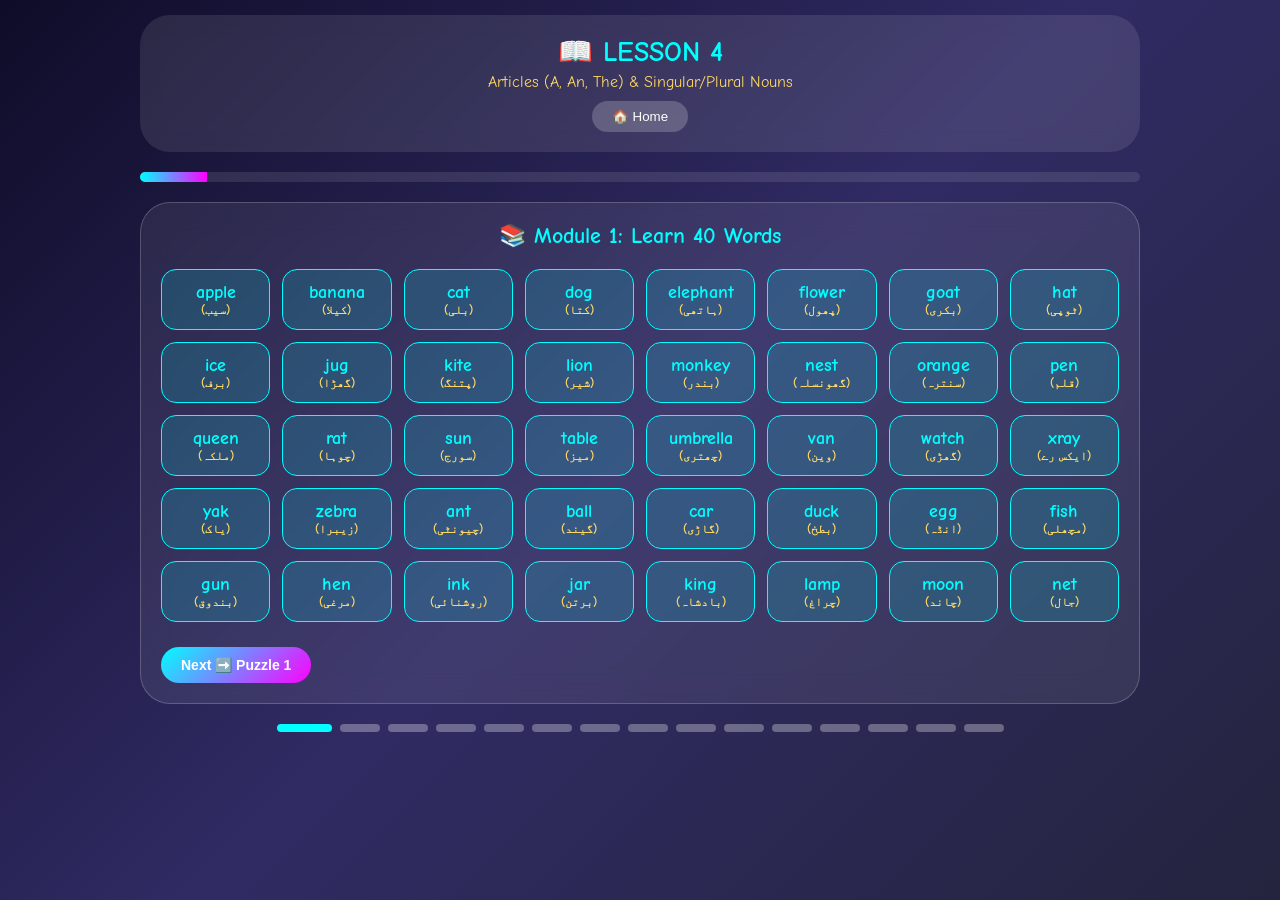
<file: lecture-4/lesson_4.html>
<!DOCTYPE html>
<html lang="ur">
<head>
    <meta charset="UTF-8">
    <meta name="viewport" content="width=device-width, initial-scale=1.0, user-scalable=yes">
    <title>Lesson 4 - Articles (A/An/The) & Singular/Plural Nouns</title>
    <link rel="stylesheet" href="style.css">
    <link href="https://fonts.googleapis.com/css2?family=Comic+Neue:wght@400;700&display=swap" rel="stylesheet">
</head>
<body>
    <div class="container">
        <header>
            <h1>📖 LESSON 4</h1>
            <p>Articles (A, An, The) & Singular/Plural Nouns</p>
            <button class="home-btn" onclick="goHome()">🏠 Home</button>
        </header>

        <div class="progress-container">
            <div class="progress-bar" id="progressBar"></div>
        </div>

        <main id="mainContent">
            <!-- MODULE 1: Word List (40 words) -->
            <div id="module1" class="module active">
                <div class="card">
                    <h2>📚 Module 1: Learn 40 Words</h2>
                    <div class="words-grid" id="wordsGrid"></div>
                    <div class="nav-buttons">
                        <button class="next-btn" data-next="module2">Next ➡️ Puzzle 1</button>
                    </div>
                </div>
            </div>

            <!-- MODULE 2: Article Match (A/An with word) -->
            <div id="module2" class="module">
                <div class="card">
                    <h2>🧩 Puzzle 1: Match Article with Word (20)</h2>
                    <p class="puzzle-hint">👉 Word ko sahi article (A/An) se match karo 👈</p>
                    <div class="article-match" id="articleMatchGame"></div>
                    <div id="articleMatchMessage" class="message"></div>
                    <div class="nav-buttons">
                        <button class="prev-btn" data-prev="module1">⬅️ Back</button>
                        <button class="next-btn" data-next="module3">Next ➡️ Puzzle 2</button>
                    </div>
                </div>
            </div>

            <!-- MODULE 3: Fill Correct Article -->
            <div id="module3" class="module">
                <div class="card">
                    <h2>🧩 Puzzle 2: Fill Correct Article (20)</h2>
                    <p class="puzzle-hint">👉 Blank mein A / An / The fill karo 👈</p>
                    <div id="fillArticleGame" class="choice-game"></div>
                    <div id="fillArticleMessage" class="message"></div>
                    <div class="nav-buttons">
                        <button class="prev-btn" data-prev="module2">⬅️ Back</button>
                        <button class="next-btn" data-next="module4">Next ➡️ Puzzle 3</button>
                    </div>
                </div>
            </div>

            <!-- MODULE 4: Vowel/Consonant Sort -->
            <div id="module4" class="module">
                <div class="card">
                    <h2>🧩 Puzzle 3: Vowel vs Consonant Sort (20)</h2>
                    <p class="puzzle-hint">👉 Word ke pehle letter ko vowel ya consonant mein sort karo 👈</p>
                    <div class="sort-game" id="sortGame"></div>
                    <div id="sortMessage" class="message"></div>
                    <div class="nav-buttons">
                        <button class="prev-btn" data-prev="module3">⬅️ Back</button>
                        <button class="next-btn" data-next="module5">Next ➡️ Puzzle 4</button>
                    </div>
                </div>
            </div>

            <!-- MODULE 5: Plural Formation (add s/es/ies/ves) -->
            <div id="module5" class="module">
                <div class="card">
                    <h2>🧩 Puzzle 4: Plural Formation (20)</h2>
                    <p class="puzzle-hint">👉 Singular noun ka plural banao 👈</p>
                    <div id="pluralFormGame" class="choice-game"></div>
                    <div id="pluralFormMessage" class="message"></div>
                    <div class="nav-buttons">
                        <button class="prev-btn" data-prev="module4">⬅️ Back</button>
                        <button class="next-btn" data-next="module6">Next ➡️ Puzzle 5</button>
                    </div>
                </div>
            </div>

            <!-- MODULE 6: Irregular Plural Memory -->
            <div id="module6" class="module">
                <div class="card">
                    <h2>🧩 Puzzle 5: Irregular Plural Match (20)</h2>
                    <p class="puzzle-hint">👉 Singular ko uske irregular plural se match karo 👈</p>
                    <div class="match-game" id="irregularGame"></div>
                    <div id="irregularMessage" class="message"></div>
                    <div class="nav-buttons">
                        <button class="prev-btn" data-prev="module5">⬅️ Back</button>
                        <button class="next-btn" data-next="module7">Next ➡️ Puzzle 6</button>
                    </div>
                </div>
            </div>

            <!-- MODULE 7: Singular to Plural Drag -->
            <div id="module7" class="module">
                <div class="card">
                    <h2>🧩 Puzzle 6: Singular to Plural Drag (20)</h2>
                    <p class="puzzle-hint">👉 Singular word ko sahi plural box mein drag karo 👈</p>
                    <div class="complex-game" id="dragPluralGame"></div>
                    <div id="dragPluralMessage" class="message"></div>
                    <div class="nav-buttons">
                        <button class="prev-btn" data-prev="module6">⬅️ Back</button>
                        <button class="next-btn" data-next="module8">Next ➡️ Puzzle 7</button>
                    </div>
                </div>
            </div>

            <!-- MODULE 8: Plural to Singular -->
            <div id="module8" class="module">
                <div class="card">
                    <h2>🧩 Puzzle 7: Plural to Singular (20)</h2>
                    <p class="puzzle-hint">👉 Plural noun ka singular banao 👈</p>
                    <div id="singularFormGame" class="choice-game"></div>
                    <div id="singularFormMessage" class="message"></div>
                    <div class="nav-buttons">
                        <button class="prev-btn" data-prev="module7">⬅️ Back</button>
                        <button class="next-btn" data-next="module9">Next ➡️ Puzzle 8</button>
                    </div>
                </div>
            </div>

            <!-- MODULE 9: Choose Correct Form (A/An/The + Singular/Plural) -->
            <div id="module9" class="module">
                <div class="card">
                    <h2>🧩 Puzzle 8: Choose Correct Form (20)</h2>
                    <p class="puzzle-hint">👉 Sahi option select karo 👈</p>
                    <div id="correctFormGame" class="choice-game"></div>
                    <div id="correctFormMessage" class="message"></div>
                    <div class="nav-buttons">
                        <button class="prev-btn" data-prev="module8">⬅️ Back</button>
                        <button class="next-btn" data-next="module10">Next ➡️ Puzzle 9</button>
                    </div>
                </div>
            </div>

            <!-- MODULE 10: Sentence Fix (Error Detection) -->
            <div id="module10" class="module">
                <div class="card">
                    <h2>🧩 Puzzle 9: Fix the Sentence (20)</h2>
                    <p class="puzzle-hint">👉 Ghalati dhundho aur sahi karo 👈</p>
                    <div id="sentenceFixGame" class="choice-game"></div>
                    <div id="sentenceFixMessage" class="message"></div>
                    <div class="nav-buttons">
                        <button class="prev-btn" data-prev="module9">⬅️ Back</button>
                        <button class="next-btn" data-next="module11">Next ➡️ Puzzle 10</button>
                    </div>
                </div>
            </div>

            <!-- MODULE 11: Odd One Out -->
            <div id="module11" class="module">
                <div class="card">
                    <h2>🧩 Puzzle 10: Odd One Out (20)</h2>
                    <p class="puzzle-hint">👉 Alag word select karo 👈</p>
                    <div id="oddOneGame" class="choice-game"></div>
                    <div id="oddOneMessage" class="message"></div>
                    <div class="nav-buttons">
                        <button class="prev-btn" data-prev="module10">⬅️ Back</button>
                        <button class="next-btn" data-next="module12">Next ➡️ Quiz 1</button>
                    </div>
                </div>
            </div>

            <!-- MODULE 12: Article Quiz (20 Questions) -->
            <div id="module12" class="module">
                <div class="card">
                    <h2>🏆 Quiz 1: Articles (20 Questions)</h2>
                    <p class="puzzle-hint">👉 A / An / The fill karo 👈</p>
                    <div id="articleQuizContainer" class="quiz-container"></div>
                    <button id="submitArticleQuiz" class="submit-btn">✅ Submit</button>
                    <div id="articleQuizResult" class="quiz-result"></div>
                    <div class="nav-buttons">
                        <button class="prev-btn" data-prev="module11">⬅️ Back</button>
                        <button class="next-btn" data-next="module13">Next ➡️ Quiz 2</button>
                    </div>
                </div>
            </div>

            <!-- MODULE 13: Plural Quiz (20 Questions) -->
            <div id="module13" class="module">
                <div class="card">
                    <h2>🏆 Quiz 2: Singular/Plural (20 Questions)</h2>
                    <p class="puzzle-hint">👉 Sahi plural form select karo 👈</p>
                    <div id="pluralQuizContainer" class="quiz-container"></div>
                    <button id="submitPluralQuiz" class="submit-btn">✅ Submit</button>
                    <div id="pluralQuizResult" class="quiz-result"></div>
                    <div class="nav-buttons">
                        <button class="prev-btn" data-prev="module12">⬅️ Back</button>
                        <button class="next-btn" data-next="module14">Next ➡️ Puzzle 11</button>
                    </div>
                </div>
            </div>

            <!-- MODULE 14: Mixed Error Detection -->
            <div id="module14" class="module">
                <div class="card">
                    <h2>🧩 Puzzle 11: Error Detection (20)</h2>
                    <p class="puzzle-hint">👉 Sentence mein error find karo 👈</p>
                    <div id="errorGame" class="choice-game"></div>
                    <div id="errorMessage" class="message"></div>
                    <div class="nav-buttons">
                        <button class="prev-btn" data-prev="module13">⬅️ Back</button>
                        <button class="next-btn" data-next="module15">Next ➡️ Final Test</button>
                    </div>
                </div>
            </div>

            <!-- MODULE 15: Final Test (Mixed) -->
            <div id="module15" class="module">
                <div class="card">
                    <h2>🏆 Final Test (20 Questions)</h2>
                    <p class="puzzle-hint">👉 Articles + Singular/Plural mixed 👈</p>
                    <div id="finalQuizContainer" class="quiz-container"></div>
                    <button id="submitFinalQuiz" class="submit-btn">✅ Submit</button>
                    <div id="finalQuizResult" class="quiz-result"></div>
                    <div class="nav-buttons">
                        <button class="prev-btn" data-prev="module14">⬅️ Back</button>
                    </div>
                </div>
            </div>
        </main>

        <div class="module-dots" id="moduleDots"></div>
    </div>

    <script src="script.js"></script>
</body>
</html>
</file>
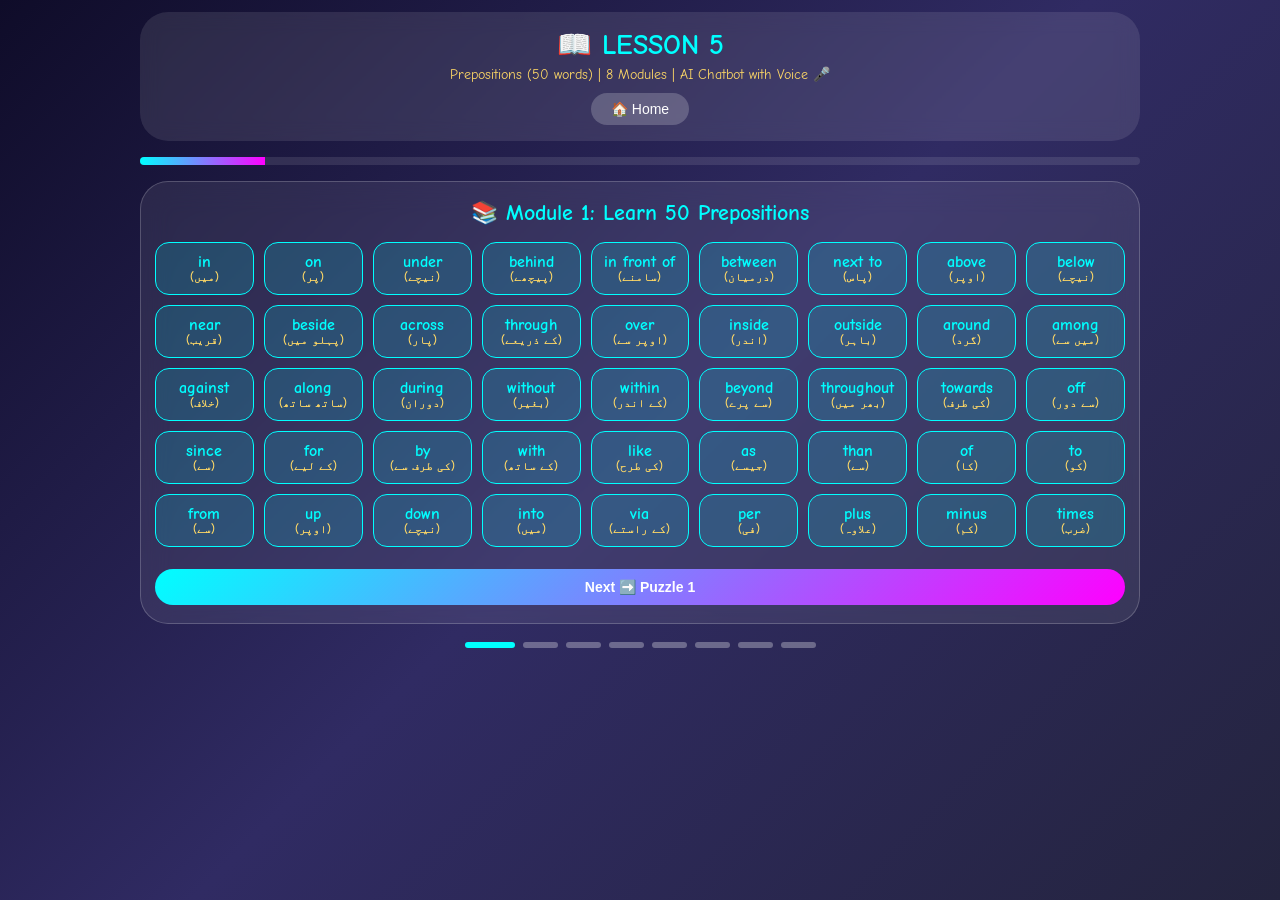
<file: lecture-5/lesson_5.html>
<!DOCTYPE html>
<html lang="ur">
<head>
    <meta charset="UTF-8">
    <meta name="viewport" content="width=device-width, initial-scale=1.0, user-scalable=yes, viewport-fit=cover">
    <title>Lesson 5 - 50 Prepositions & AI Chatbot</title>
    <link rel="stylesheet" href="style.css">
    <link href="https://fonts.googleapis.com/css2?family=Comic+Neue:wght@400;700&display=swap" rel="stylesheet">
</head>
<body>
    <div class="container">
        <header>
            <h1>📖 LESSON 5</h1>
            <p>Prepositions (50 words) | 8 Modules | AI Chatbot with Voice 🎤</p>
            <button class="home-btn" onclick="goHome()">🏠 Home</button>
        </header>

        <div class="progress-container">
            <div class="progress-bar" id="progressBar"></div>
        </div>

        <main id="mainContent">
            <!-- MODULE 1: Word List (50 Prepositions) -->
            <div id="module1" class="module active">
                <div class="card">
                    <h2>📚 Module 1: Learn 50 Prepositions</h2>
                    <div class="words-grid" id="wordsGrid"></div>
                    <div class="nav-buttons">
                        <button class="next-btn" data-next="module2">Next ➡️ Puzzle 1</button>
                    </div>
                </div>
            </div>

            <!-- MODULE 2: Match Game -->
            <div id="module2" class="module">
                <div class="card">
                    <h2>🧩 Puzzle 1: Match Preposition with Picture</h2>
                    <p class="puzzle-hint">👉 Preposition ko sahi picture se match karo 👈</p>
                    <div class="match-game" id="prepositionMatchGame"></div>
                    <div id="prepositionMatchMessage" class="message"></div>
                    <div class="nav-buttons">
                        <button class="prev-btn" data-prev="module1">⬅️ Back</button>
                        <button class="next-btn" data-next="module3">Next ➡️ Puzzle 2</button>
                    </div>
                </div>
            </div>

            <!-- MODULE 3: Fill Preposition -->
            <div id="module3" class="module">
                <div class="card">
                    <h2>🧩 Puzzle 2: Fill Correct Preposition</h2>
                    <p class="puzzle-hint">👉 Blank mein sahi preposition fill karo 👈</p>
                    <div id="fillPrepositionGame" class="choice-game"></div>
                    <div id="fillPrepositionMessage" class="message"></div>
                    <div class="nav-buttons">
                        <button class="prev-btn" data-prev="module2">⬅️ Back</button>
                        <button class="next-btn" data-next="module4">Next ➡️ Puzzle 3</button>
                    </div>
                </div>
            </div>

            <!-- MODULE 4: Drag & Drop -->
            <div id="module4" class="module">
                <div class="card">
                    <h2>🧩 Puzzle 3: Drag & Drop - Position Compare</h2>
                    <p class="puzzle-hint">👉 Word ko sahi position box mein drag karo 👈</p>
                    <div class="compare-game" id="dragCompareGame"></div>
                    <div id="dragCompareMessage" class="message"></div>
                    <div class="nav-buttons">
                        <button class="prev-btn" data-prev="module3">⬅️ Back</button>
                        <button class="next-btn" data-next="module5">Next ➡️ Puzzle 4</button>
                    </div>
                </div>
            </div>

            <!-- MODULE 5: Tricky Confusion -->
            <div id="module5" class="module">
                <div class="card">
                    <h2>🧩 Puzzle 4: Tricky Confusion - IN vs ON vs UNDER</h2>
                    <p class="puzzle-hint">👉 In / On / Under mein se sahi select karo 👈</p>
                    <div id="trickyGame" class="choice-game"></div>
                    <div id="trickyMessage" class="message"></div>
                    <div class="nav-buttons">
                        <button class="prev-btn" data-prev="module4">⬅️ Back</button>
                        <button class="next-btn" data-next="module6">Next ➡️ Quiz 1</button>
                    </div>
                </div>
            </div>

            <!-- MODULE 6: Mixed Quiz -->
            <div id="module6" class="module">
                <div class="card">
                    <h2>🏆 Quiz 1: Mixed Prepositions (50 Questions)</h2>
                    <p class="puzzle-hint">👉 Sahi preposition select karo 👈</p>
                    <div id="mixedQuizContainer" class="quiz-container"></div>
                    <button id="submitMixedQuiz" class="submit-btn">✅ Submit</button>
                    <div id="mixedQuizResult" class="quiz-result"></div>
                    <div class="nav-buttons">
                        <button class="prev-btn" data-prev="module5">⬅️ Back</button>
                        <button class="next-btn" data-next="module7">Next ➡️ AI CHATBOT</button>
                    </div>
                </div>
            </div>

            <!-- MODULE 7: AI Chatbot WITH MIC BUTTON -->
            <div id="module7" class="module">
                <div class="card">
                    <h2>🤖 AI Chatbot - Learn with Fun (50 Questions) 🎤</h2>
                    <p class="puzzle-hint">👉 Type karo ya 🎤 MIC button click karo aur bolo! 👈</p>
                    <div id="chatbotContainer" class="chat-container">
                        <div class="chat-header">
                            <span class="ai-badge">🧠 AI TUTOR</span>
                            <span class="score-badge" id="chatScore">Score: 0/0</span>
                            <span class="streak-badge" id="streakBadge">🔥 0</span>
                        </div>
                        <div class="chat-messages" id="chatMessages">
                            <div class="bot-message">
                                <span class="bot-icon">🤖</span>
                                <div class="message-content">
                                    <strong>✨ Welcome to AI Tutor with Voice! ✨</strong><br><br>
                                    🎤 <strong>Click the ORANGE MIC button and speak your answer!</strong><br>
                                    📚 50 Grammar Questions: Nouns, Verbs, Prepositions, Pronouns<br><br>
                                    👋 <strong>What is your name? / Apna naam batao?</strong>
                                </div>
                            </div>
                        </div>
                        <div class="chat-input-area">
                            <button id="micBtn" class="mic-btn" title="Click and Speak">🎤</button>
                            <input type="text" id="chatInput" class="chat-input" placeholder="Type your answer... or click 🎤 and speak">
                            <button id="sendBtn" class="chat-send">📤 Send</button>
                        </div>
                        <div class="voice-status" id="voiceStatus">🔴 Click 🎤, speak, then auto-send!</div>
                    </div>
                    <div class="grammar-panel">
                        <div class="grammar-header">📖 GRAMMAR REFERENCE</div>
                        <div class="grammar-content">
                            <p>🔤 Noun: Person/Place/Thing</p>
                            <p>⚡ Verb: Action/State</p>
                            <p>📍 Preposition: Position</p>
                            <p>👤 Subjective: I, You, He, She, We, They</p>
                            <p>👥 Objective: Me, Him, Her, Us, Them</p>
                            <p>🔢 Singular/Plural: cat/cats, child/children</p>
                        </div>
                    </div>
                    <div class="nav-buttons">
                        <button class="prev-btn" data-prev="module6">⬅️ Back</button>
                        <button class="next-btn" data-next="module8">Next ➡️ Final Test</button>
                    </div>
                </div>
            </div>

            <!-- MODULE 8: Final Test -->
            <div id="module8" class="module">
                <div class="card">
                    <h2>🏆 Final Test (50 Questions)</h2>
                    <p class="puzzle-hint">👉 All prepositions mixed - final challenge! 👈</p>
                    <div id="finalQuizContainer" class="quiz-container"></div>
                    <button id="submitFinalQuiz" class="submit-btn">✅ Submit</button>
                    <div id="finalQuizResult" class="quiz-result"></div>
                    <div class="nav-buttons">
                        <button class="prev-btn" data-prev="module7">⬅️ Back</button>
                    </div>
                </div>
            </div>
        </main>

        <div class="module-dots" id="moduleDots"></div>
    </div>

    <script src="script.js"></script>
</body>
</html>
</file>
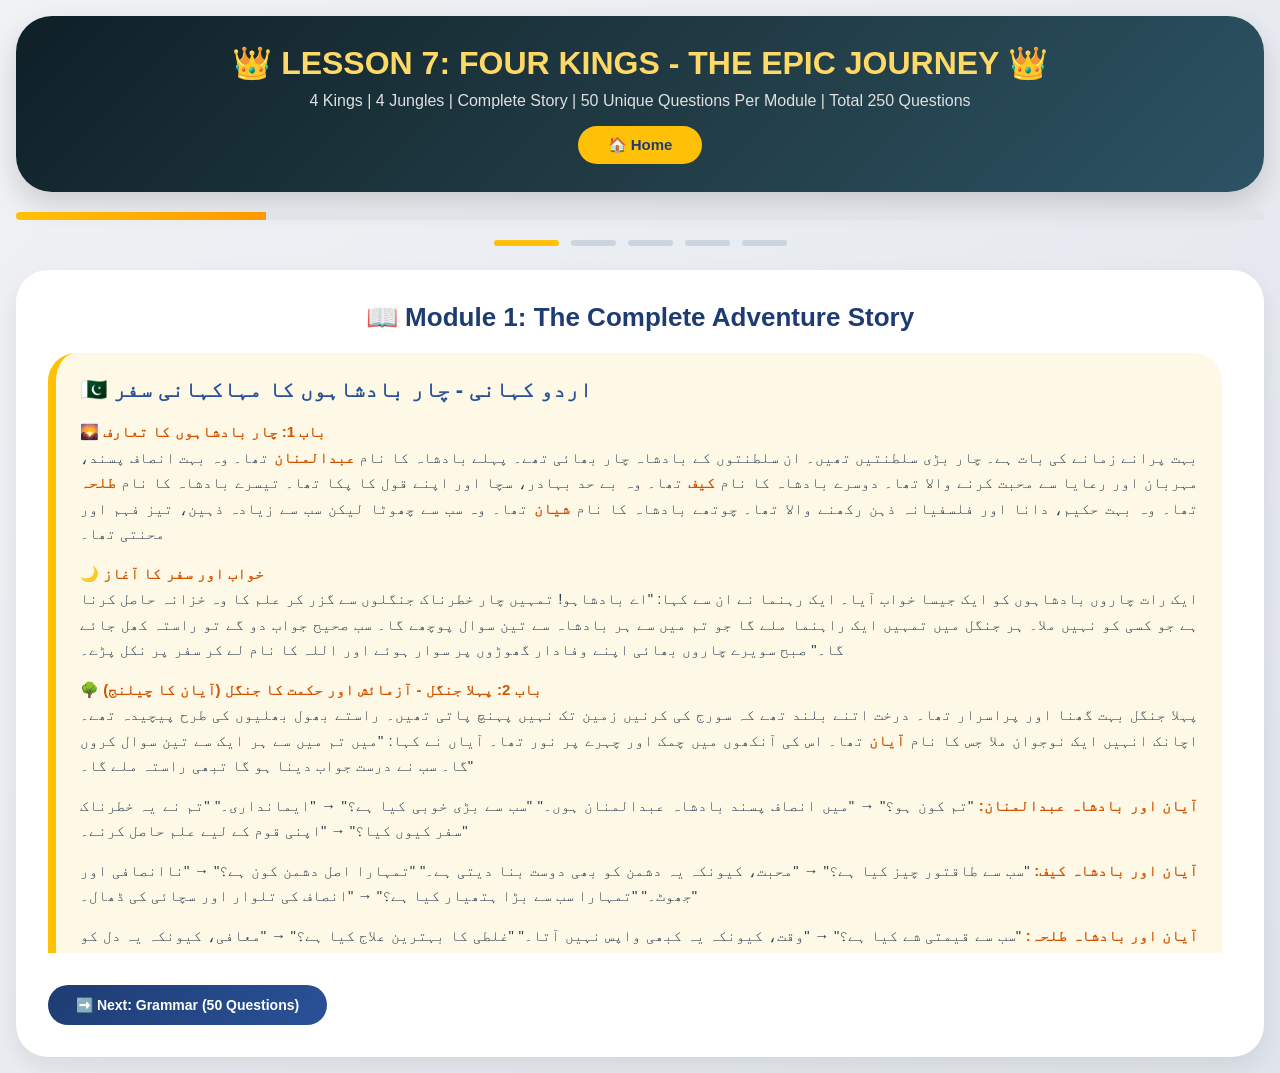
<file: lecture-6/lesson_6.html>
<!DOCTYPE html>
<html lang="ur">
<head>
    <meta charset="UTF-8">
    <meta name="viewport" content="width=device-width, initial-scale=1.0, user-scalable=yes">
    <title>Lesson 7 - 4 Kings Epic Journey | Complete Grammar & Comprehension</title>
    <link rel="stylesheet" href="style.css">
</head>
<body>
    <div class="container">
        <header>
            <h1>👑 LESSON 7: FOUR KINGS - THE EPIC JOURNEY 👑</h1>
            <p>4 Kings | 4 Jungles | Complete Story | 50 Unique Questions Per Module | Total 250 Questions</p>
            <button class="home-btn" onclick="goHome()">🏠 Home</button>
        </header>

        <div class="progress-container">
            <div class="progress-bar" id="progressBar"></div>
        </div>

        <div class="module-dots" id="moduleDots"></div>

        <main id="mainContent">
            <!-- MODULE 1: COMPLETE STORY -->
            <div id="module1" class="module active">
                <div class="card">
                    <h2>📖 Module 1: The Complete Adventure Story</h2>
                    <div class="story-container">
                        <div class="story-urdu">
                            <h3>🇵🇰 اردو کہانی - چار بادشاہوں کا مہاکہانی سفر</h3>
                            
                            <p><strong>🌄 باب 1: چار بادشاہوں کا تعارف</strong><br>
                            بہت پرانے زمانے کی بات ہے۔ چار بڑی سلطنتیں تھیں۔ ان سلطنتوں کے بادشاہ چار بھائی تھے۔ پہلے بادشاہ کا نام <strong>عبدالمنان</strong> تھا۔ وہ بہت انصاف پسند، مہربان اور رعایا سے محبت کرنے والا تھا۔ دوسرے بادشاہ کا نام <strong>کیف</strong> تھا۔ وہ بے حد بہادر، سچا اور اپنے قول کا پکا تھا۔ تیسرے بادشاہ کا نام <strong>طلحہ</strong> تھا۔ وہ بہت حکیم، دانا اور فلسفیانہ ذہن رکھنے والا تھا۔ چوتھے بادشاہ کا نام <strong>شیان</strong> تھا۔ وہ سب سے چھوٹا لیکن سب سے زیادہ ذہین، تیز فہم اور محنتی تھا۔</p>
                            
                            <p><strong>🌙 خواب اور سفر کا آغاز</strong><br>
                            ایک رات چاروں بادشاہوں کو ایک جیسا خواب آیا۔ ایک  رہنما نے ان سے کہا: "اے بادشاہو! تمہیں چار خطرناک جنگلوں سے گزر کر علم کا وہ خزانہ حاصل کرنا ہے جو کسی کو نہیں ملا۔ ہر جنگل میں تمہیں ایک راہنما ملے گا جو تم میں سے ہر بادشاہ سے تین سوال پوچھے گا۔ سب صحیح جواب دو گے تو راستہ کھل جائے گا۔" صبح سویرے چاروں بھائی اپنے وفادار گھوڑوں پر سوار ہوئے اور اللہ کا نام لے کر سفر پر نکل پڑے۔</p>
                            
                            <p><strong>🌳 باب 2: پہلا جنگل - آزمائش اور حکمت کا جنگل (آیان کا چیلنج)</strong><br>
                            پہلا جنگل بہت گھنا اور پراسرار تھا۔ درخت اتنے بلند تھے کہ سورج کی کرنیں زمین تک نہیں پہنچ پاتی تھیں۔ راستے بھول بھلیوں کی طرح پیچیدہ تھے۔ اچانک انہیں ایک نوجوان ملا جس کا نام <strong>آیان</strong> تھا۔ اس کی آنکھوں میں چمک اور چہرے پر نور تھا۔ آیاں نے کہا: "میں تم میں سے ہر ایک سے تین سوال کروں گا۔ سب نے درست جواب دینا ہو گا تبھی راستہ ملے گا۔"</p>
                            
                            <p><strong>آیان اور بادشاہ عبدالمنان:</strong> "تم کون ہو؟" → "میں انصاف پسند بادشاہ عبدالمنان ہوں۔" "سب سے بڑی خوبی کیا ہے؟" → "ایمانداری۔" "تم نے یہ خطرناک سفر کیوں کیا؟" → "اپنی قوم کے لیے علم حاصل کرنے۔"</p>
                            
                            <p><strong>آیان اور بادشاہ کیف:</strong> "سب سے طاقتور چیز کیا ہے؟" → "محبت، کیونکہ یہ دشمن کو بھی دوست بنا دیتی ہے۔" "تمہارا اصل دشمن کون ہے؟" → "ناانصافی اور جھوٹ۔" "تمہارا سب سے بڑا ہتھیار کیا ہے؟" → "انصاف کی تلوار اور سچائی کی ڈھال۔"</p>
                            
                            <p><strong>آیان اور بادشاہ طلحہ:</strong> "سب سے قیمتی شے کیا ہے؟" → "وقت، کیونکہ یہ کبھی واپس نہیں آتا۔" "غلطی کا بہترین علاج کیا ہے؟" → "معافی، کیونکہ یہ دل کو ہلکا کر دیتی ہے۔" "ایک اچھے بادشاہ کا پہلا فرض کیا ہے؟" → "اپنی رعایا کی حفاظت اور خوشحالی۔"</p>
                            
                            <p><strong>آیان اور بادشاہ شیان:</strong> "تم چاروں بھائی کیوں اکٹھے سفر کر رہے ہو؟" → "اتحاد میں برکت ہے، اکیلے کا کوئی نہیں۔" "سب سے بڑا راز کیا ہے؟" → "صبر، ہر مشکل حل ہو جاتی ہے صبر سے۔" "تم اس سفر سے کیا سیکھنا چاہتے ہو؟" → "حکمت اور عاجزی۔" آیاں نے تمام جواب سن کر کہا: "تم سچے اور بہادر ہو۔" اس نے راستہ دکھا دیا۔</p>
                            
                            <p><strong>🔥 باب 3: دوسرا جنگل - آگ اور پہاڑوں کا جنگل (پری فریال کا امتحان)</strong><br>
                            دوسرا جنگل انتہائی گرم تھا۔ زمین سے آگ کے شعلے اٹھ رہے تھے اور پہاڑوں سے پگھلا ہوا لاوا بہہ رہا تھا۔ اچانک ایک حسین پری جس کا نام <strong>فریال</strong> تھا نمودار ہوئی۔ اس نے کہا: "ہر بادشاہ سے تین سوال، پھر راستہ۔"</p>
                            
                            <p><strong>فریال اور عبدالمنان:</strong> "آگ کیا چیز بجھا سکتی ہے؟" → "ہمت۔" "پہاڑ کیا توڑ سکتا ہے؟" → "مضبوط ارادے۔" "سب سے ٹھنڈی چیز کیا ہے؟" → "مومن کا پرسکون دل۔"</p>
                            
                            <p><strong>فریال اور کیف:</strong> "دریائے آگ کو کیسے پار کرو گے؟" → "اللہ پر بھروسہ کر کے۔" "روشنی کیا ہے؟" → "سچائی۔" "اندھیرے میں راستہ کیسے ملے گا؟" → "دعا اور استغفار سے۔"</p>
                            
                            <p><strong>فریال اور طلحہ:</strong> "سب سے بڑی دولت کیا ہے؟" → "صحت اور عافیت۔" "سب سے بھاری چیز؟" → "ذمہ داری۔" "سب سے ہلکی چیز؟" → "غصہ، جو جلدی چلا جاتا ہے۔"</p>
                            
                            <p><strong>فریال اور شیان:</strong> "کامیابی کی اصل کنجی؟" → "محنت اور استقامت۔" "ناکامی کی سب سے بڑی وجہ؟" → "تکبر اور غرور۔" "سب سے خوبصورت چیز؟" → "اچھا اخلاق اور مسکراہٹ۔" فریال بہت خوش ہوئی اور انہیں دریا کے پار پہنچا دیا۔</p>
                            
                            <p><strong>🌑 باب 4: تیسرا جنگل - تاریکی اور خاموشی کا جنگل (جادوگرنی نمرہ کا راز)</strong><br>
                            تیسرا جنگل مکمل اندھیرا تھا۔ کوئی آواز نہیں تھی، صرف خاموشی۔ چاروں بادشاہ گھبرا گئے۔ پھر ایک جادوگرنی <strong>نمرہ</strong> نمودار ہوئی۔ اس نے گہرے سوالات پوچھے۔</p>
                            
                            <p><strong>نمرہ اور عبدالمنان:</strong> "خاموشی کیا بولتی ہے؟" → "سچائی۔" "اندھیرے میں کیا دکھائی دیتا ہے؟" → "امید کا سورج۔" "سب سے اونچی آواز کیا ہے؟" → "ضمیر کی آواز۔"</p>
                            
                            <p><strong>نمرہ اور کیف:</strong> "سب سے قیمتی تحفہ کیا دے سکتے ہو؟" → "معافی۔" "سب سے مشکل کام؟" → "اپنی غلطیوں کو ماننا۔" "سب سے آسان کام؟" → "دوسروں پر تنقید کرنا۔"</p>
                            
                            <p><strong>نمرہ اور طلحہ:</strong> "سب سے تیز چیز؟" → "انسانی خیال۔" "سب سے سست چیز؟" → "بدلہ لینے کا انتظار۔" "سب سے خوبصورت زبان؟" → "مسکراہٹ اور پیار بھرے الفاظ۔"</p>
                            
                            <p><strong>نمرہ اور شیان:</strong> "موت کیا ہے؟" → "ایک دروازہ، نہ خاتمہ۔" "زندگی کیا ہے؟" → "ایک امتحان۔" "محبت کیا ہے؟" → "قربانی اور وفا کا نام۔" نمرہ نے جادوئی چراغ دے کر روشنی پیدا کی اور راستہ دکھایا۔</p>
                            
                            <p><strong>🐾 باب 5: چوتھا جنگل - جانوروں کی عدالت (شیر بہادر کا انصاف)</strong><br>
                            چوتھے جنگل میں تمام جانور جمع تھے۔ ایک بڑا شیر جس کا نام <strong>بہادر</strong> تھا تخت نشین تھا۔ اس نے کہا: "ہر بادشاہ سے تین سوال، پھر آخری راستہ۔"</p>
                            
                            <p><strong>شیر اور عبدالمنان:</strong> "انصاف کی بنیاد کیا ہے؟" → "سچ۔" "جھوٹ کی کیا سزا ہے؟" → "ندامت اور رسوائی۔" "سب سے بڑا جرم؟" → "ظلم اور ناانصافی۔"</p>
                            
                            <p><strong>شیر اور کیف:</strong> "معافی کیوں ضروری ہے؟" → "دلوں کو جوڑنے کے لیے۔" "سب سے بڑی طاقت؟" → "تحمل اور برداشت۔" "سب سے کمزور شخص کون؟" → "جو غصے پر قابو نہ رکھ سکے۔"</p>
                            
                            <p><strong>شیر اور طلحہ:</strong> "سب سے اچھا انتقام؟" → "بھلائی کرنا۔" "سب سے بری عادت؟" → "حسد اور جلن۔" "سب سے اچھی عادت؟" → "شکر کرنا۔"</p>
                            
                            <p><strong>شیر اور شیان:</strong> "حکمرانی کا اصل مقصد؟" → "خدمت خلق۔" "غریب کا کیا حق ہے؟" → "عزت اور احترام۔" "امیر کا کیا فرض ہے؟" → "غریبوں کی مدد کرنا۔" شیر نے سب کو گلے لگایا اور آخری راستہ دکھایا۔</p>
                            
                            <p><strong>🏆 باب 6: علم کا خزانہ اور سبق</strong><br>
                            چاروں بادشاہ چوتھے جنگل سے باہر نکل کر ایک شاندار محل میں پہنچے۔ وہاں انہیں علم کا وہ خزانہ ملا جس میں ہر طرح کی حکمت تھی۔ انہوں نے سیکھا کہ <strong>ہمت، ایمانداری، انصاف، معافی، صبر، اتحاد، محبت اور خدمت</strong> سے ہر مشکل حل ہوتی ہے۔ وہ اپنی سلطنتوں میں واپس آئے اور پوری زندگی انصاف اور محبت سے راج کیا۔</p>
                            
                            <p><strong>🏆 نتیجہ:</strong> علم سب سے بڑا خزانہ ہے۔ سچائی اور ہمت سے ہر رکاوٹ کو عبور کیا جا سکتا ہے۔</p>
                        </div>
                        
                        <div class="story-english">
                            <h3>🇬🇧 ENGLISH STORY - Four Kings Epic Journey</h3>
                            
                            <p><strong>🌄 Chapter 1: Introduction of Four Kings</strong><br>
                            Long ago, there were four great kingdoms ruled by four brothers. The first king was <strong>Abdul Mannan</strong> - just, kind, and loved his people. The second king was <strong>Kaif</strong> - brave, truthful, and kept his word. The third king was <strong>Talha</strong> - wise, knowledgeable, and philosophical. The fourth king was <strong>Shayan</strong> - youngest but most intelligent, sharp, and hardworking.</p>
                            
                            <p><strong>🌙 The Dream and Beginning of Journey</strong><br>
                            One night, all four kings had the same dream. A divine angel told them: "O kings! You must cross four dangerous jungles to obtain the treasure of knowledge. In each jungle, a guide will ask each king three questions. If all answer correctly, the path will open." At dawn, they mounted their loyal horses and began the journey.</p>
                            
                            <p><strong>🌳 Chapter 2: First Jungle - The Jungle of Trial & Wisdom (Ayaan's Challenge)</strong><br>
                            The first jungle was dense and mysterious. Trees so tall that sunlight couldn't reach the ground. Suddenly they met a young man named <strong>Ayaan</strong>. He asked each king three questions. All answered wisely. Ayaan showed them the path.</p>
                            
                            <p><strong>Ayaan and King Abdul Mannan:</strong> "Who are you?" → "A just king." "Greatest virtue?" → "Honesty." "Why this journey?" → "To gain knowledge for my people."</p>
                            
                            <p><strong>Ayaan and King Kaif:</strong> "Most powerful thing?" → "Love." "Who is enemy?" → "Injustice and lies." "Your weapon?" → "Sword of justice and shield of truth."</p>
                            
                            <p><strong>Ayaan and King Talha:</strong> "Most precious thing?" → "Time." "Cure for mistake?" → "Forgiveness." "King's first duty?" → "Protection and prosperity of subjects."</p>
                            
                            <p><strong>Ayaan and King Shayan:</strong> "Why travel together?" → "Unity brings blessings." "Biggest secret?" → "Patience." "What to learn?" → "Wisdom and humility."</p>
                            
                            <p><strong>🔥 Chapter 3: Second Jungle - Fire & Mountains (Fairy Faryal's Test)</strong><br>
                            The second jungle was extremely hot with fire and lava. A beautiful fairy <strong>Faryal</strong> appeared. She asked each king three questions about courage, trust, health, and hard work. All answered perfectly. Faryal helped them cross the river.</p>
                            
                            <p><strong>🌑 Chapter 4: Third Jungle - Darkness & Silence (Sorceress Namrah's Secret)</strong><br>
                            Complete darkness and silence. A sorceress <strong>Namrah</strong> appeared. She asked deep questions about silence, hope, forgiveness, thoughts, revenge, smile, death, life, and love. The kings gave excellent answers. Namrah gave them a magic lamp.</p>
                            
                            <p><strong>🐾 Chapter 5: Fourth Jungle - Animal Court (Lion Bahadur's Justice)</strong><br>
                            All animals were gathered. A mighty lion named <strong>Bahadur</strong> sat on the throne. He asked each king three questions about truth, justice, patience, revenge, envy, gratitude, service, and honor. The lion was impressed and showed the final path.</p>
                            
                            <p><strong>🏆 Chapter 6: Treasure of Knowledge & Moral</strong><br>
                            The four kings reached a magnificent palace and found the treasure of knowledge. They learned that courage, honesty, justice, forgiveness, patience, unity, love, and service can overcome any difficulty. They returned to their kingdoms and ruled with justice and love forever.</p>
                            
                            <p><strong>🏆 Moral:</strong> Knowledge is the greatest treasure. Truth and courage can overcome any obstacle.</p>
                        </div>
                    </div>
                    <div class="nav-buttons">
                        <button class="next-btn" data-next="module2">➡️ Next: Grammar (50 Questions)</button>
                    </div>
                </div>
            </div>

            <!-- MODULE 2: GRAMMAR -->
            <div id="module2" class="module">
                <div class="card">
                    <h2>📚 Module 2: Grammar Identification (50 Unique Questions)</h2>
                    <p class="puzzle-hint">👉 Sahi grammar option select karo - Instant jawab milega 👈</p>
                    <div id="grammarGame" class="choice-game"></div>
                    <div id="grammarMessage" class="message"></div>
                    <div class="nav-buttons">
                        <button class="prev-btn" data-prev="module1">⬅️ Back</button>
                        <button class="next-btn" data-next="module3">➡️ Next: Fill Blanks</button>
                    </div>
                </div>
            </div>

            <!-- MODULE 3: FILL BLANKS -->
            <div id="module3" class="module">
                <div class="card">
                    <h2>✍️ Module 3: Fill in the Blanks (50 Unique Questions)</h2>
                    <p class="puzzle-hint">👉 Story ke blanks sahi words se fill karo 👈</p>
                    <div id="fillBlanksGame" class="choice-game"></div>
                    <div id="fillBlanksMessage" class="message"></div>
                    <div class="nav-buttons">
                        <button class="prev-btn" data-prev="module2">⬅️ Back</button>
                        <button class="next-btn" data-next="module4">➡️ Next: True/False</button>
                    </div>
                </div>
            </div>

            <!-- MODULE 4: TRUE/FALSE -->
            <div id="module4" class="module">
                <div class="card">
                    <h2>✅❌ Module 4: True or False (50 Unique Questions)</h2>
                    <p class="puzzle-hint">👉 Sentence sahi hai ya galat? Select karo 👈</p>
                    <div id="trueFalseGame" class="choice-game"></div>
                    <div id="trueFalseMessage" class="message"></div>
                    <div class="nav-buttons">
                        <button class="prev-btn" data-prev="module3">⬅️ Back</button>
                        <button class="next-btn" data-next="module5">➡️ Next: Final Quiz</button>
                    </div>
                </div>
            </div>

            <!-- MODULE 5: FINAL QUIZ -->
            <div id="module5" class="module">
                <div class="card">
                    <h2>🏆 Module 5: Final Quiz (50 Unique Questions)</h2>
                    <p class="puzzle-hint">👉 Story + Grammar mixed questions. Submit karo aur score dekho 👈</p>
                    <div id="finalQuizContainer" class="quiz-container"></div>
                    <button id="submitFinalQuiz" class="submit-btn">✅ Submit Final Quiz</button>
                    <div id="finalQuizResult" class="quiz-result"></div>
                    <div class="nav-buttons">
                        <button class="prev-btn" data-prev="module4">⬅️ Back</button>
                    </div>
                </div>
            </div>
        </main>
    </div>

    <script src="script.js"></script>
</body>
</html>
</file>
<file: lecture-1/style.css>
* {
    margin: 0;
    padding: 0;
    box-sizing: border-box;
    -webkit-tap-highlight-color: transparent;
}

body {
    min-height: 100vh;
    background: radial-gradient(circle at 20% 50%, #0a0a2a, #000000);
    font-family: 'Comic Neue', 'Orbitron', cursive;
    padding: 20px;
    overflow-x: hidden;
}

.glass-container {
    max-width: 1200px;
    margin: 0 auto;
}

/* Futuristic Header - NO ANIMATION */
.futuristic-header {
    text-align: center;
    padding: 30px 20px;
    background: rgba(10, 10, 30, 0.4);
    backdrop-filter: blur(12px);
    border-radius: 50px;
    margin-bottom: 30px;
    border: 1px solid rgba(0, 255, 255, 0.3);
    box-shadow: 0 0 30px rgba(0, 255, 255, 0.2);
}

.hologram-effect {
    display: flex;
    align-items: center;
    justify-content: center;
    gap: 15px;
    flex-wrap: wrap;
}

.ai-emoji {
    font-size: 48px;
    filter: drop-shadow(0 0 5px cyan);
}

.hologram-effect h1 {
    font-family: 'Orbitron', monospace;
    font-size: 28px;
    background: linear-gradient(45deg, cyan, magenta, yellow);
    -webkit-background-clip: text;
    background-clip: text;
    color: transparent;
    letter-spacing: 2px;
}

.glow-text {
    text-shadow: 0 0 5px cyan;
}

.lesson-badge {
    margin-top: 15px;
    font-size: 14px;
    color: #ccc;
}

.urdu-header {
    font-family: 'Noto Nastaliq Urdu', 'Jameel Noori Nastaleeq', serif;
    font-size: 16px;
    color: #0ff;
    margin-top: 8px;
}

/* Neon Progress Bar */
.neon-progress {
    position: relative;
    height: 12px;
    background: rgba(255,255,255,0.1);
    border-radius: 10px;
    margin-bottom: 30px;
    overflow: hidden;
}

.progress-bar-fill {
    width: 0%;
    height: 100%;
    background: linear-gradient(90deg, cyan, magenta);
    border-radius: 10px;
    transition: width 0.5s ease;
}

.progress-glow {
    position: absolute;
    top: 0;
    left: 0;
    width: 100%;
    height: 100%;
    background: linear-gradient(90deg, transparent, rgba(0,255,255,0.5), transparent);
    animation: shine 2s infinite;
}

@keyframes shine {
    0% { transform: translateX(-100%); }
    100% { transform: translateX(100%); }
}

/* Module Cards */
.module {
    display: none;
}

.module.active {
    display: block;
    animation: fadeSlide 0.5s ease;
}

@keyframes fadeSlide {
    from { opacity: 0; transform: translateX(30px); }
    to { opacity: 1; transform: translateX(0); }
}

.glass-card {
    background: rgba(20, 20, 50, 0.5);
    backdrop-filter: blur(15px);
    border-radius: 40px;
    border: 1px solid rgba(0, 255, 255, 0.3);
    box-shadow: 0 0 40px rgba(0, 255, 255, 0.1);
    padding: 25px;
}

.module-title {
    display: flex;
    align-items: center;
    justify-content: space-between;
    flex-wrap: wrap;
    gap: 15px;
    margin-bottom: 25px;
    padding-bottom: 15px;
    border-bottom: 2px solid rgba(0, 255, 255, 0.5);
}

.module-num {
    font-family: 'Orbitron', monospace;
    font-size: 24px;
    font-weight: bold;
    background: linear-gradient(135deg, cyan, magenta);
    -webkit-background-clip: text;
    background-clip: text;
    color: transparent;
}

.module-title h2 {
    font-size: 20px;
    color: white;
    letter-spacing: 1px;
}

.voice-btn {
    background: linear-gradient(135deg, cyan, magenta);
    border: none;
    width: 50px;
    height: 50px;
    border-radius: 50%;
    font-size: 24px;
    cursor: pointer;
    transition: all 0.3s;
    box-shadow: 0 0 15px cyan;
}

.voice-btn:active {
    transform: scale(0.9);
}

/* Bilingual Text */
.bilingual-text {
    text-align: center;
    margin: 20px 0;
}

.urdu-text {
    font-family: 'Noto Nastaliq Urdu', 'Jameel Noori Nastaleeq', serif;
    font-size: 20px;
    color: #ffd966;
    margin-bottom: 8px;
}

.english-text {
    font-size: 16px;
    color: #aaffdd;
}

/* Touch Letters */
.letters-futuristic, .floating-letters, .emoji-grid, .voice-letters, .vowels-neon {
    display: grid;
    grid-template-columns: repeat(auto-fit, minmax(120px, 1fr));
    gap: 15px;
    margin: 20px 0;
}

.letter-tile, .float-tile, .emoji-tile, .voice-letter, .vowel-neon {
    background: rgba(0, 255, 255, 0.1);
    border: 1px solid rgba(0, 255, 255, 0.5);
    border-radius: 20px;
    padding: 20px;
    text-align: center;
    font-size: 28px;
    font-weight: bold;
    color: cyan;
    cursor: pointer;
    transition: all 0.2s;
}

.letter-tile:active, .float-tile:active, .emoji-tile:active, .voice-letter:active {
    transform: scale(0.95);
    background: rgba(0, 255, 255, 0.3);
}

.letter-urdu {
    display: block;
    font-size: 14px;
    color: #ffaa88;
    font-family: 'Noto Nastaliq Urdu', serif;
}

/* Floating Animation */
.float-tile {
    animation: float 3s ease-in-out infinite;
}

@keyframes float {
    0%, 100% { transform: translateY(0px); }
    50% { transform: translateY(-15px); }
}

/* Module 5 - Simple Match Game */
.puzzle-hint {
    background: rgba(0, 255, 255, 0.2);
    border-radius: 20px;
    padding: 15px;
    margin-bottom: 20px;
    text-align: center;
}

.urdu-hint {
    font-family: 'Noto Nastaliq Urdu', serif;
    font-size: 16px;
    color: #ffd966;
    margin-bottom: 8px;
}

.english-hint {
    font-size: 14px;
    color: #aaffdd;
}

.match-simple {
    display: flex;
    justify-content: space-between;
    gap: 30px;
    flex-wrap: wrap;
}

.match-letters, .match-pictures {
    flex: 1;
    display: flex;
    flex-direction: column;
    gap: 15px;
}

.match-letter, .match-pic {
    background: rgba(0, 255, 255, 0.2);
    border: 2px solid cyan;
    border-radius: 20px;
    padding: 20px;
    text-align: center;
    font-size: 28px;
    font-weight: bold;
    color: cyan;
    cursor: pointer;
    transition: all 0.2s;
}

.match-letter.selected, .match-pic.selected {
    background: cyan;
    color: black;
    box-shadow: 0 0 20px cyan;
}

.match-letter:active, .match-pic:active {
    transform: scale(0.95);
}

.match-letter.matched, .match-pic.matched {
    background: #4CAF50;
    color: white;
    border-color: #4CAF50;
    cursor: default;
    opacity: 0.7;
}

.match-message {
    margin-top: 20px;
    padding: 15px;
    text-align: center;
    font-size: 18px;
    border-radius: 15px;
}

/* Module 8 - Capital/Small Design */
.case-new {
    display: grid;
    grid-template-columns: repeat(3, 1fr);
    gap: 20px;
    margin: 20px 0;
}

.capital-box, .small-box {
    background: rgba(0, 255, 255, 0.15);
    border: 2px solid cyan;
    border-radius: 25px;
    padding: 25px;
    text-align: center;
    cursor: pointer;
    transition: all 0.2s;
}

.capital-box {
    background: rgba(255, 0, 255, 0.15);
    border-color: magenta;
}

.capital-box:active, .small-box:active {
    transform: scale(0.95);
}

.capital-box {
    font-size: 48px;
    font-weight: bold;
    color: magenta;
}

.small-box {
    font-size: 48px;
    font-weight: bold;
    color: cyan;
}

.capital-label, .small-label {
    display: block;
    font-size: 14px;
    margin-top: 10px;
}

.capital-label {
    color: #ff88ff;
}

.small-label {
    color: #88ffff;
}

/* Random Section */
.random-section {
    text-align: center;
    margin: 25px 0;
    padding: 20px;
    background: rgba(0, 255, 255, 0.1);
    border-radius: 30px;
}

.random-btn {
    background: linear-gradient(135deg, #ff9800, #ff5722);
    border: none;
    padding: 15px 30px;
    font-size: 18px;
    font-weight: bold;
    border-radius: 50px;
    cursor: pointer;
    color: white;
    transition: all 0.2s;
}

.random-btn:active {
    transform: scale(0.95);
}

.random-display {
    margin-top: 20px;
    font-size: 64px;
    font-weight: bold;
    padding: 20px;
    background: rgba(0,0,0,0.5);
    border-radius: 30px;
    display: inline-block;
    min-width: 150px;
}

/* Module 9 Game */
.game-neon {
    text-align: center;
    padding: 20px;
}

.game-question-en {
    font-size: 32px;
    color: cyan;
    margin-bottom: 10px;
    font-weight: bold;
}

.game-question-ur {
    font-family: 'Noto Nastaliq Urdu', serif;
    font-size: 24px;
    color: #ffd966;
    margin-bottom: 25px;
}

.game-options {
    display: grid;
    grid-template-columns: repeat(2, 1fr);
    gap: 15px;
    max-width: 400px;
    margin: 0 auto;
}

.game-option {
    background: rgba(0, 255, 255, 0.2);
    padding: 20px;
    font-size: 32px;
    font-weight: bold;
    border: 1px solid cyan;
    border-radius: 20px;
    cursor: pointer;
    transition: all 0.2s;
}

.game-option:active {
    transform: scale(0.95);
    background: cyan;
    color: black;
}

.game-msg {
    margin-top: 20px;
    font-size: 18px;
    padding: 15px;
    border-radius: 15px;
}

/* Module 10 Quiz */
.quiz-neon {
    margin-bottom: 25px;
}

.quiz-question {
    background: rgba(0,0,0,0.5);
    border-radius: 20px;
    padding: 15px;
    margin-bottom: 15px;
}

.quiz-question p {
    color: white;
    font-size: 18px;
    margin-bottom: 12px;
}

.quiz-options {
    display: flex;
    flex-wrap: wrap;
    gap: 12px;
}

.quiz-option {
    display: flex;
    align-items: center;
    gap: 8px;
    background: rgba(255,255,255,0.1);
    padding: 10px 15px;
    border-radius: 30px;
    cursor: pointer;
}

.quiz-option span {
    color: white;
}

.quiz-option input {
    cursor: pointer;
    width: 18px;
    height: 18px;
}

.voice-btn-small {
    background: cyan;
    border: none;
    padding: 8px 16px;
    border-radius: 20px;
    font-size: 14px;
    cursor: pointer;
    margin-top: 10px;
    font-weight: bold;
}

.voice-btn-small:active {
    transform: scale(0.95);
}

.submit-neon {
    background: linear-gradient(135deg, cyan, magenta);
    border: none;
    padding: 15px 40px;
    font-size: 18px;
    font-weight: bold;
    border-radius: 50px;
    cursor: pointer;
    width: 100%;
    margin-top: 15px;
}

.quiz-result {
    margin-top: 20px;
    padding: 15px;
    text-align: center;
    font-size: 18px;
    border-radius: 20px;
}

/* Navigation Buttons */
.nav-buttons {
    display: flex;
    justify-content: space-between;
    gap: 15px;
    margin-top: 30px;
}

.prev-btn, .next-btn {
    background: rgba(0, 255, 255, 0.3);
    border: 1px solid cyan;
    padding: 12px 25px;
    border-radius: 40px;
    font-size: 16px;
    font-weight: bold;
    color: cyan;
    cursor: pointer;
    transition: all 0.2s;
}

.prev-btn:active, .next-btn:active {
    transform: scale(0.95);
    background: cyan;
    color: black;
}

/* Navigation Dots */
.nav-dots {
    display: flex;
    justify-content: center;
    gap: 12px;
    margin-top: 30px;
    flex-wrap: wrap;
}

.dot {
    width: 45px;
    height: 10px;
    background: rgba(255,255,255,0.3);
    border-radius: 10px;
    cursor: pointer;
    transition: all 0.3s;
}

.dot.active {
    background: cyan;
    width: 70px;
    box-shadow: 0 0 10px cyan;
}

/* Responsive */
@media (max-width: 768px) {
    body {
        padding: 10px;
    }
    
    .glass-card {
        padding: 15px;
    }
    
    .module-title h2 {
        font-size: 16px;
    }
    
    .letter-tile, .float-tile, .emoji-tile {
        font-size: 22px;
        padding: 12px;
    }
    
    .game-option {
        font-size: 24px;
        padding: 12px;
    }
    
    .case-new {
        grid-template-columns: repeat(2, 1fr);
    }
    
    .capital-box, .small-box {
        padding: 15px;
        font-size: 36px;
    }
    
    .random-display {
        font-size: 48px;
    }
}

@media (max-width: 480px) {
    .letters-futuristic, .floating-letters {
        grid-template-columns: repeat(2, 1fr);
    }
    
    .match-simple {
        flex-direction: column;
    }
    
    .case-new {
        grid-template-columns: repeat(2, 1fr);
    }
}
</file>
<file: lecture-2/style.css>
* {
    margin: 0;
    padding: 0;
    box-sizing: border-box;
    -webkit-tap-highlight-color: transparent;
}

body {
    min-height: 100vh;
    background: linear-gradient(135deg, #0f0c29, #302b63, #24243e);
    font-family: 'Comic Neue', 'Segoe UI Emoji', cursive;
    padding: 15px;
}

.container {
    max-width: 800px;
    margin: 0 auto;
}

header {
    text-align: center;
    padding: 20px;
    background: rgba(255,255,255,0.1);
    backdrop-filter: blur(10px);
    border-radius: 30px;
    margin-bottom: 20px;
}

header h1 {
    color: cyan;
    font-size: 28px;
}

header p {
    color: #ffd966;
    margin-top: 5px;
}

.home-btn {
    margin-top: 10px;
    background: rgba(255,255,255,0.2);
    border: none;
    padding: 8px 20px;
    border-radius: 25px;
    color: white;
    cursor: pointer;
}

.progress-container {
    background: rgba(255,255,255,0.1);
    border-radius: 20px;
    height: 10px;
    margin-bottom: 20px;
    overflow: hidden;
}

.progress-bar {
    width: 0%;
    height: 100%;
    background: linear-gradient(90deg, cyan, magenta);
    transition: width 0.5s;
}

.module {
    display: none;
}

.module.active {
    display: block;
    animation: fadeIn 0.4s ease;
}

@keyframes fadeIn {
    from { opacity: 0; transform: translateX(20px); }
    to { opacity: 1; transform: translateX(0); }
}

.card {
    background: rgba(255,255,255,0.08);
    backdrop-filter: blur(15px);
    border-radius: 30px;
    padding: 20px;
    border: 1px solid rgba(255,255,255,0.2);
}

h2 {
    color: cyan;
    text-align: center;
    margin-bottom: 20px;
    font-size: 22px;
}

.puzzle-hint {
    text-align: center;
    color: #ffd966;
    margin-bottom: 20px;
    font-size: 14px;
}

/* Words Grid */
.words-grid {
    display: grid;
    grid-template-columns: repeat(2, 1fr);
    gap: 12px;
}

.word-card {
    background: rgba(0,255,255,0.15);
    border: 1px solid cyan;
    border-radius: 20px;
    padding: 15px;
    text-align: center;
    font-size: 24px;
    font-weight: bold;
    color: cyan;
    cursor: pointer;
}

.word-card .urdu {
    display: block;
    font-size: 14px;
    color: #ffd966;
}

/* Match Game */
.match-game {
    display: flex;
    justify-content: space-between;
    gap: 20px;
    flex-wrap: wrap;
}

.words-col, .pictures-col {
    flex: 1;
    display: flex;
    flex-direction: column;
    gap: 12px;
}

.match-word, .match-pic {
    background: rgba(255,255,255,0.1);
    border: 2px solid cyan;
    border-radius: 20px;
    padding: 15px;
    text-align: center;
    font-size: 22px;
    font-weight: bold;
    cursor: pointer;
    transition: all 0.2s;
}

.match-word.selected, .match-pic.selected {
    background: cyan;
    color: black;
}

.match-word:active, .match-pic:active {
    transform: scale(0.97);
}

.match-word.matched, .match-pic.matched {
    background: #4CAF50;
    border-color: #4CAF50;
    color: white;
    cursor: default;
    opacity: 0.7;
}

/* Jumble Game */
.jumble-game {
    text-align: center;
}

.jumble-question {
    font-size: 48px;
    letter-spacing: 10px;
    background: rgba(0,0,0,0.5);
    padding: 20px;
    border-radius: 20px;
    margin-bottom: 20px;
    color: cyan;
}

.jumble-options {
    display: flex;
    justify-content: center;
    gap: 15px;
    flex-wrap: wrap;
}

.jumble-option {
    background: rgba(0,255,255,0.2);
    border: none;
    padding: 15px 25px;
    font-size: 24px;
    font-weight: bold;
    border-radius: 20px;
    cursor: pointer;
}

.jumble-option:active {
    transform: scale(0.95);
    background: cyan;
}

/* Fill in Blanks */
.fill-game {
    display: flex;
    flex-direction: column;
    gap: 15px;
}

.fill-question {
    background: rgba(0,0,0,0.5);
    padding: 15px;
    border-radius: 20px;
    text-align: center;
}

.fill-question p {
    font-size: 24px;
    color: white;
    margin-bottom: 10px;
}

.fill-options {
    display: flex;
    justify-content: center;
    gap: 12px;
    flex-wrap: wrap;
}

.fill-option {
    background: rgba(0,255,255,0.2);
    border: none;
    padding: 10px 20px;
    font-size: 20px;
    border-radius: 15px;
    cursor: pointer;
}

.fill-option:active {
    transform: scale(0.95);
    background: cyan;
}

/* Drag & Drop Game */
.drag-game {
    display: flex;
    justify-content: space-between;
    gap: 20px;
    flex-wrap: wrap;
}

.drag-words, .drop-zones {
    flex: 1;
}

.drag-word {
    background: rgba(0,255,255,0.2);
    padding: 15px;
    margin-bottom: 12px;
    text-align: center;
    font-size: 20px;
    border-radius: 15px;
    cursor: pointer;
    border: 1px solid cyan;
}

.drag-word:active {
    opacity: 0.5;
}

.drop-zone {
    background: rgba(255,255,255,0.1);
    border: 2px dashed cyan;
    padding: 15px;
    margin-bottom: 12px;
    text-align: center;
    font-size: 18px;
    border-radius: 15px;
    min-height: 60px;
}

.drop-zone.filled {
    background: rgba(76,175,80,0.3);
    border: 2px solid #4CAF50;
}

/* Quiz */
.quiz-container {
    margin-bottom: 20px;
}

.quiz-question {
    background: rgba(0,0,0,0.5);
    border-radius: 20px;
    padding: 15px;
    margin-bottom: 15px;
}

.quiz-question p {
    color: white;
    font-size: 18px;
    margin-bottom: 10px;
}

.quiz-options {
    display: flex;
    flex-wrap: wrap;
    gap: 10px;
}

.quiz-option {
    background: rgba(255,255,255,0.1);
    padding: 8px 15px;
    border-radius: 20px;
    cursor: pointer;
}

.quiz-option span {
    color: white;
}

.quiz-option input {
    margin-right: 8px;
    cursor: pointer;
    accent-color: cyan;
}

/* Buttons */
.nav-buttons {
    display: flex;
    justify-content: space-between;
    margin-top: 25px;
    gap: 10px;
}

.prev-btn, .next-btn, .submit-btn {
    background: linear-gradient(135deg, cyan, magenta);
    border: none;
    padding: 10px 20px;
    border-radius: 30px;
    font-size: 14px;
    font-weight: bold;
    color: white;
    cursor: pointer;
}

.prev-btn:active, .next-btn:active {
    transform: scale(0.95);
}

.message {
    text-align: center;
    padding: 12px;
    margin-top: 15px;
    border-radius: 15px;
    font-size: 16px;
}

.quiz-result {
    text-align: center;
    padding: 15px;
    margin-top: 15px;
    border-radius: 15px;
    font-size: 18px;
}

.module-dots {
    display: flex;
    justify-content: center;
    gap: 8px;
    margin-top: 20px;
}

.dot {
    width: 40px;
    height: 8px;
    background: rgba(255,255,255,0.3);
    border-radius: 10px;
    cursor: pointer;
}

.dot.active {
    background: cyan;
    width: 55px;
}


/* Missing Classes for Match Game - Add to your existing style.css */

/* Match Game Containers */
.match-words-col, .match-pictures-col {
    flex: 1;
    display: flex;
    flex-direction: column;
    gap: 12px;
}

.match-word, .match-pic {
    background: rgba(255,255,255,0.1);
    border: 2px solid cyan;
    border-radius: 20px;
    padding: 15px;
    text-align: center;
    font-size: 22px;
    font-weight: bold;
    cursor: pointer;
    transition: all 0.2s;
}

.match-word.selected, .match-pic.selected {
    background: cyan;
    color: black;
}

.match-word.matched, .match-pic.matched {
    background: #4CAF50;
    border-color: #4CAF50;
    color: white;
    cursor: default;
    opacity: 0.7;
}

/* Responsive for Mobile */
@media (max-width: 600px) {
    .match-words-col, .match-pictures-col {
        gap: 8px;
    }
    
    .match-word, .match-pic {
        padding: 10px;
        font-size: 18px;
    }
}

/* Mobile */
@media (max-width: 600px) {
    .match-game, .drag-game {
        flex-direction: column;
    }
    
    .jumble-question {
        font-size: 32px;
    }
    
    h2 {
        font-size: 18px;
    }
}
</file>
<file: lecture-3/style.css>
* {
    margin: 0;
    padding: 0;
    box-sizing: border-box;
    -webkit-tap-highlight-color: transparent;
}

body {
    min-height: 100vh;
    background: linear-gradient(135deg, #0f0c29, #302b63, #24243e);
    font-family: 'Comic Neue', 'Segoe UI Emoji', cursive;
    padding: 15px;
}

.container {
    max-width: 1000px;
    margin: 0 auto;
}

header {
    text-align: center;
    padding: 20px;
    background: rgba(255,255,255,0.1);
    backdrop-filter: blur(10px);
    border-radius: 30px;
    margin-bottom: 20px;
}

header h1 {
    color: cyan;
    font-size: 28px;
}

header p {
    color: #ffd966;
    margin-top: 5px;
}

.home-btn {
    margin-top: 10px;
    background: rgba(255,255,255,0.2);
    border: none;
    padding: 8px 20px;
    border-radius: 25px;
    color: white;
    cursor: pointer;
}

.progress-container {
    background: rgba(255,255,255,0.1);
    border-radius: 20px;
    height: 10px;
    margin-bottom: 20px;
    overflow: hidden;
}

.progress-bar {
    width: 0%;
    height: 100%;
    background: linear-gradient(90deg, cyan, magenta);
    transition: width 0.5s;
}

.module {
    display: none;
}

.module.active {
    display: block;
    animation: fadeIn 0.4s ease;
}

@keyframes fadeIn {
    from { opacity: 0; transform: translateX(20px); }
    to { opacity: 1; transform: translateX(0); }
}

.card {
    background: rgba(255,255,255,0.08);
    backdrop-filter: blur(15px);
    border-radius: 30px;
    padding: 20px;
    border: 1px solid rgba(255,255,255,0.2);
}

h2 {
    color: cyan;
    text-align: center;
    margin-bottom: 20px;
    font-size: 22px;
}

.puzzle-hint {
    text-align: center;
    color: #ffd966;
    margin-bottom: 20px;
    font-size: 14px;
}

/* Words Grid */
.words-grid {
    display: grid;
    grid-template-columns: repeat(auto-fill, minmax(100px, 1fr));
    gap: 12px;
}

.word-card {
    background: rgba(0,255,255,0.15);
    border: 1px solid cyan;
    border-radius: 15px;
    padding: 12px;
    text-align: center;
    font-size: 18px;
    font-weight: bold;
    color: cyan;
    cursor: pointer;
}

.word-card .urdu {
    display: block;
    font-size: 12px;
    color: #ffd966;
}

/* Match Game */
.match-game {
    display: flex;
    gap: 20px;
    flex-wrap: wrap;
}

.match-sentences-col, .match-pictures-col {
    flex: 1;
    display: flex;
    flex-direction: column;
    gap: 12px;
}

.match-sentence, .match-pic-sentence {
    background: rgba(255,255,255,0.1);
    border: 2px solid cyan;
    border-radius: 15px;
    padding: 12px;
    text-align: center;
    font-size: 16px;
    font-weight: bold;
    cursor: pointer;
    transition: all 0.2s;
}

.match-sentence.selected, .match-pic-sentence.selected {
    background: cyan;
    color: black;
}

.match-sentence.matched, .match-pic-sentence.matched {
    background: #4CAF50;
    border-color: #4CAF50;
    color: white;
    cursor: default;
    opacity: 0.7;
}

/* Jumble Game */
.jumble-game {
    text-align: center;
}

.jumble-question {
    font-size: 24px;
    letter-spacing: 3px;
    background: rgba(0,0,0,0.5);
    padding: 20px;
    border-radius: 20px;
    margin-bottom: 20px;
    color: cyan;
    word-break: break-word;
}

.jumble-options {
    display: flex;
    justify-content: center;
    gap: 15px;
    flex-wrap: wrap;
}

.jumble-option {
    background: rgba(0,255,255,0.2);
    border: none;
    padding: 12px 20px;
    font-size: 16px;
    font-weight: bold;
    border-radius: 20px;
    cursor: pointer;
}

/* Fill Blanks / Choice Games */
.fill-game, .choice-game, .tf-game {
    display: flex;
    flex-direction: column;
    gap: 15px;
}

.fill-question, .choice-question, .tf-question {
    background: rgba(0,0,0,0.5);
    padding: 15px;
    border-radius: 20px;
    text-align: center;
}

.fill-question p, .choice-question p, .tf-question p {
    font-size: 20px;
    color: white;
    margin-bottom: 10px;
}

.fill-options, .choice-options, .tf-options {
    display: flex;
    justify-content: center;
    gap: 12px;
    flex-wrap: wrap;
}

.fill-option, .choice-option, .tf-option {
    background: rgba(0,255,255,0.2);
    border: none;
    padding: 10px 20px;
    font-size: 16px;
    border-radius: 15px;
    cursor: pointer;
}

/* Complex Game for Negative & Interrogative */
.complex-game {
    display: flex;
    gap: 20px;
    flex-wrap: wrap;
}

.drag-words, .drop-zones {
    flex: 1;
}

.drag-word {
    background: rgba(0,255,255,0.2);
    border: 1px solid cyan;
    border-radius: 15px;
    padding: 12px;
    margin-bottom: 10px;
    text-align: center;
    font-size: 16px;
    cursor: pointer;
}

.drag-word.selected {
    background: cyan;
    color: black;
}

.drag-word.matched {
    opacity: 0.4;
    pointer-events: none;
}

.drop-zone {
    background: rgba(255,255,255,0.1);
    border: 2px dashed cyan;
    border-radius: 15px;
    padding: 12px;
    margin-bottom: 10px;
    text-align: center;
    font-size: 14px;
    min-height: 55px;
}

.drop-zone.filled {
    background: rgba(76,175,80,0.3);
    border: 2px solid #4CAF50;
}

/* Quiz */
.quiz-container {
    margin-bottom: 20px;
    max-height: 500px;
    overflow-y: auto;
}

.quiz-question {
    background: rgba(0,0,0,0.5);
    border-radius: 20px;
    padding: 15px;
    margin-bottom: 15px;
}

.quiz-question p {
    color: white;
    font-size: 16px;
    margin-bottom: 10px;
}

.quiz-options {
    display: flex;
    flex-wrap: wrap;
    gap: 10px;
}

.quiz-option {
    background: rgba(255,255,255,0.1);
    padding: 8px 15px;
    border-radius: 20px;
    cursor: pointer;
}

.quiz-option span {
    color: white;
}

.quiz-option input {
    margin-right: 8px;
    cursor: pointer;
    accent-color: cyan;
}

/* Buttons */
.nav-buttons {
    display: flex;
    justify-content: space-between;
    margin-top: 25px;
    gap: 10px;
}

.prev-btn, .next-btn, .submit-btn {
    background: linear-gradient(135deg, cyan, magenta);
    border: none;
    padding: 10px 20px;
    border-radius: 30px;
    font-size: 14px;
    font-weight: bold;
    color: white;
    cursor: pointer;
}

.message {
    text-align: center;
    padding: 12px;
    margin-top: 15px;
    border-radius: 15px;
    font-size: 16px;
}

.quiz-result {
    text-align: center;
    padding: 15px;
    margin-top: 15px;
    border-radius: 15px;
    font-size: 18px;
}

.module-dots {
    display: flex;
    justify-content: center;
    gap: 8px;
    margin-top: 20px;
}

.dot {
    width: 40px;
    height: 8px;
    background: rgba(255,255,255,0.3);
    border-radius: 10px;
    cursor: pointer;
}

.dot.active {
    background: cyan;
    width: 55px;
}

@media (max-width: 700px) {
    .match-game, .complex-game {
        flex-direction: column;
    }
    h2 {
        font-size: 18px;
    }
}
</file>
<file: lecture-4/style.css>
* {
    margin: 0;
    padding: 0;
    box-sizing: border-box;
    -webkit-tap-highlight-color: transparent;
}

body {
    min-height: 100vh;
    background: linear-gradient(135deg, #0f0c29, #302b63, #24243e);
    font-family: 'Comic Neue', 'Segoe UI Emoji', cursive;
    padding: 15px;
}

.container {
    max-width: 1000px;
    margin: 0 auto;
}

header {
    text-align: center;
    padding: 20px;
    background: rgba(255,255,255,0.1);
    backdrop-filter: blur(10px);
    border-radius: 30px;
    margin-bottom: 20px;
}

header h1 {
    color: cyan;
    font-size: 28px;
}

header p {
    color: #ffd966;
    margin-top: 5px;
}

.home-btn {
    margin-top: 10px;
    background: rgba(255,255,255,0.2);
    border: none;
    padding: 8px 20px;
    border-radius: 25px;
    color: white;
    cursor: pointer;
}

.progress-container {
    background: rgba(255,255,255,0.1);
    border-radius: 20px;
    height: 10px;
    margin-bottom: 20px;
    overflow: hidden;
}

.progress-bar {
    width: 0%;
    height: 100%;
    background: linear-gradient(90deg, cyan, magenta);
    transition: width 0.5s;
}

.module {
    display: none;
}

.module.active {
    display: block;
    animation: fadeIn 0.4s ease;
}

@keyframes fadeIn {
    from { opacity: 0; transform: translateX(20px); }
    to { opacity: 1; transform: translateX(0); }
}

.card {
    background: rgba(255,255,255,0.08);
    backdrop-filter: blur(15px);
    border-radius: 30px;
    padding: 20px;
    border: 1px solid rgba(255,255,255,0.2);
}

h2 {
    color: cyan;
    text-align: center;
    margin-bottom: 20px;
    font-size: 22px;
}

.puzzle-hint {
    text-align: center;
    color: #ffd966;
    margin-bottom: 20px;
    font-size: 14px;
}

/* Words Grid */
.words-grid {
    display: grid;
    grid-template-columns: repeat(auto-fill, minmax(100px, 1fr));
    gap: 12px;
}

.word-card {
    background: rgba(0,255,255,0.15);
    border: 1px solid cyan;
    border-radius: 15px;
    padding: 12px;
    text-align: center;
    font-size: 18px;
    font-weight: bold;
    color: cyan;
    cursor: pointer;
}

.word-card .urdu {
    display: block;
    font-size: 12px;
    color: #ffd966;
}

/* Article Match Game */
.article-match {
    display: flex;
    gap: 20px;
    flex-wrap: wrap;
}

.article-words-col, .article-articles-col {
    flex: 1;
    display: flex;
    flex-direction: column;
    gap: 12px;
}

.article-word, .article-item {
    background: rgba(255,255,255,0.1);
    border: 2px solid cyan;
    border-radius: 15px;
    padding: 12px;
    text-align: center;
    font-size: 18px;
    font-weight: bold;
    cursor: pointer;
    transition: all 0.2s;
}

.article-word.selected, .article-item.selected {
    background: cyan;
    color: black;
}

.article-word.matched, .article-item.matched {
    background: #4CAF50;
    border-color: #4CAF50;
    color: white;
    cursor: default;
    opacity: 0.7;
}

/* Match Game (for irregular plurals) */
.match-game {
    display: flex;
    gap: 20px;
    flex-wrap: wrap;
}

.match-left-col, .match-right-col {
    flex: 1;
    display: flex;
    flex-direction: column;
    gap: 12px;
}

.match-item {
    background: rgba(255,255,255,0.1);
    border: 2px solid cyan;
    border-radius: 15px;
    padding: 12px;
    text-align: center;
    font-size: 16px;
    font-weight: bold;
    cursor: pointer;
    transition: all 0.2s;
}

.match-item.selected {
    background: cyan;
    color: black;
}

.match-item.matched {
    background: #4CAF50;
    border-color: #4CAF50;
    color: white;
    cursor: default;
    opacity: 0.7;
}

/* Sort Game */
.sort-game {
    display: flex;
    gap: 20px;
    flex-wrap: wrap;
}

.sort-words-col {
    flex: 1;
    display: flex;
    flex-direction: column;
    gap: 12px;
}

.sort-word {
    background: rgba(255,255,255,0.1);
    border: 2px solid cyan;
    border-radius: 15px;
    padding: 12px;
    text-align: center;
    font-size: 18px;
    font-weight: bold;
    cursor: pointer;
    transition: all 0.2s;
}

.sort-word.selected {
    background: cyan;
    color: black;
}

.sort-word.sorted {
    background: #4CAF50;
    border-color: #4CAF50;
    color: white;
    cursor: default;
    opacity: 0.7;
}

.sort-zones-col {
    flex: 1;
    display: flex;
    flex-direction: column;
    gap: 12px;
}

.sort-zone {
    background: rgba(255,255,255,0.1);
    border: 2px dashed cyan;
    border-radius: 15px;
    padding: 12px;
    text-align: center;
    font-size: 18px;
    font-weight: bold;
    min-height: 60px;
}

.sort-zone.filled {
    background: rgba(76,175,80,0.3);
    border: 2px solid #4CAF50;
}

/* Choice Games */
.choice-game {
    display: flex;
    flex-direction: column;
    gap: 15px;
}

.choice-question {
    background: rgba(0,0,0,0.5);
    padding: 15px;
    border-radius: 20px;
    text-align: center;
}

.choice-question p {
    font-size: 20px;
    color: white;
    margin-bottom: 10px;
}

.choice-options {
    display: flex;
    justify-content: center;
    gap: 12px;
    flex-wrap: wrap;
}

.choice-option {
    background: rgba(0,255,255,0.2);
    border: none;
    padding: 10px 20px;
    font-size: 16px;
    border-radius: 15px;
    cursor: pointer;
}

.choice-option:active {
    transform: scale(0.95);
}

/* Complex Game for Drag */
.complex-game {
    display: flex;
    gap: 20px;
    flex-wrap: wrap;
}

.drag-words, .drop-zones {
    flex: 1;
}

.drag-word {
    background: rgba(0,255,255,0.2);
    border: 1px solid cyan;
    border-radius: 15px;
    padding: 12px;
    margin-bottom: 10px;
    text-align: center;
    font-size: 16px;
    cursor: pointer;
}

.drag-word.selected {
    background: cyan;
    color: black;
}

.drag-word.matched {
    opacity: 0.4;
    pointer-events: none;
}

.drop-zone {
    background: rgba(255,255,255,0.1);
    border: 2px dashed cyan;
    border-radius: 15px;
    padding: 12px;
    margin-bottom: 10px;
    text-align: center;
    font-size: 14px;
    min-height: 55px;
}

.drop-zone.filled {
    background: rgba(76,175,80,0.3);
    border: 2px solid #4CAF50;
}

/* Quiz Container */
.quiz-container {
    margin-bottom: 20px;
    max-height: 500px;
    overflow-y: auto;
}

.quiz-question {
    background: rgba(0,0,0,0.5);
    border-radius: 20px;
    padding: 15px;
    margin-bottom: 15px;
}

.quiz-question p {
    color: white;
    font-size: 16px;
    margin-bottom: 10px;
}

.quiz-options {
    display: flex;
    flex-wrap: wrap;
    gap: 10px;
}

.quiz-option {
    background: rgba(255,255,255,0.1);
    padding: 8px 15px;
    border-radius: 20px;
    cursor: pointer;
}

.quiz-option span {
    color: white;
}

.quiz-option input {
    margin-right: 8px;
    cursor: pointer;
    accent-color: cyan;
}

/* Buttons */
.nav-buttons {
    display: flex;
    justify-content: space-between;
    margin-top: 25px;
    gap: 10px;
}

.prev-btn, .next-btn, .submit-btn {
    background: linear-gradient(135deg, cyan, magenta);
    border: none;
    padding: 10px 20px;
    border-radius: 30px;
    font-size: 14px;
    font-weight: bold;
    color: white;
    cursor: pointer;
}

.message {
    text-align: center;
    padding: 12px;
    margin-top: 15px;
    border-radius: 15px;
    font-size: 16px;
}

.quiz-result {
    text-align: center;
    padding: 15px;
    margin-top: 15px;
    border-radius: 15px;
    font-size: 18px;
}

.module-dots {
    display: flex;
    justify-content: center;
    gap: 8px;
    margin-top: 20px;
}

.dot {
    width: 40px;
    height: 8px;
    background: rgba(255,255,255,0.3);
    border-radius: 10px;
    cursor: pointer;
}

.dot.active {
    background: cyan;
    width: 55px;
}

/* Responsive */
@media (max-width: 700px) {
    .article-match, .match-game, .sort-game, .complex-game {
        flex-direction: column;
    }
    h2 {
        font-size: 18px;
    }
}
</file>
<file: lecture-5/style.css>
* {
    margin: 0;
    padding: 0;
    box-sizing: border-box;
    -webkit-tap-highlight-color: transparent;
}

body {
    min-height: 100vh;
    background: linear-gradient(135deg, #0f0c29, #302b63, #24243e);
    font-family: 'Comic Neue', 'Segoe UI Emoji', cursive;
    padding: 12px;
}

.container {
    max-width: 1000px;
    margin: 0 auto;
    width: 100%;
}

header {
    text-align: center;
    padding: 16px 12px;
    background: rgba(255,255,255,0.1);
    backdrop-filter: blur(10px);
    border-radius: 28px;
    margin-bottom: 16px;
}

header h1 {
    color: cyan;
    font-size: clamp(22px, 6vw, 28px);
}

header p {
    color: #ffd966;
    margin-top: 5px;
    font-size: clamp(12px, 3.5vw, 14px);
}

.home-btn {
    margin-top: 10px;
    background: rgba(255,255,255,0.2);
    border: none;
    padding: 8px 20px;
    border-radius: 25px;
    color: white;
    cursor: pointer;
    font-size: 14px;
    transition: all 0.2s;
}

.home-btn:active {
    transform: scale(0.96);
}

.progress-container {
    background: rgba(255,255,255,0.1);
    border-radius: 20px;
    height: 8px;
    margin-bottom: 16px;
    overflow: hidden;
}

.progress-bar {
    width: 0%;
    height: 100%;
    background: linear-gradient(90deg, cyan, magenta);
    transition: width 0.5s;
}

.module {
    display: none;
}

.module.active {
    display: block;
    animation: fadeIn 0.3s ease;
}

@keyframes fadeIn {
    from { opacity: 0; transform: translateX(15px); }
    to { opacity: 1; transform: translateX(0); }
}

.card {
    background: rgba(255,255,255,0.08);
    backdrop-filter: blur(15px);
    border-radius: 28px;
    padding: 18px 14px;
    border: 1px solid rgba(255,255,255,0.2);
}

h2 {
    color: cyan;
    text-align: center;
    margin-bottom: 16px;
    font-size: clamp(18px, 5vw, 22px);
}

.puzzle-hint {
    text-align: center;
    color: #ffd966;
    margin-bottom: 18px;
    font-size: clamp(12px, 3.5vw, 14px);
}

.words-grid {
    display: grid;
    grid-template-columns: repeat(auto-fill, minmax(95px, 1fr));
    gap: 10px;
}

.word-card {
    background: rgba(0,255,255,0.15);
    border: 1px solid cyan;
    border-radius: 14px;
    padding: 10px 5px;
    text-align: center;
    font-size: 16px;
    font-weight: bold;
    color: cyan;
    cursor: pointer;
    transition: all 0.15s;
}

.word-card:active {
    transform: scale(0.97);
}

.word-card .urdu {
    display: block;
    font-size: 11px;
    color: #ffd966;
}

.match-game {
    display: flex;
    gap: 15px;
    flex-wrap: wrap;
}

.match-left-col, .match-right-col {
    flex: 1;
    min-width: 140px;
    display: flex;
    flex-direction: column;
    gap: 10px;
}

.match-item {
    background: rgba(255,255,255,0.1);
    border: 2px solid cyan;
    border-radius: 14px;
    padding: 10px 8px;
    text-align: center;
    font-size: 14px;
    font-weight: bold;
    cursor: pointer;
    transition: all 0.15s;
    word-break: break-word;
}

.match-item.selected {
    background: cyan;
    color: black;
}

.match-item.matched {
    background: #4CAF50;
    border-color: #4CAF50;
    color: white;
    cursor: default;
    opacity: 0.7;
}

.choice-game {
    display: flex;
    flex-direction: column;
    gap: 14px;
}

.choice-question {
    background: rgba(0,0,0,0.5);
    padding: 14px;
    border-radius: 20px;
    text-align: center;
}

.choice-question p {
    font-size: clamp(16px, 4.5vw, 20px);
    color: white;
    margin-bottom: 12px;
    word-break: break-word;
}

.choice-options {
    display: flex;
    justify-content: center;
    gap: 10px;
    flex-wrap: wrap;
}

.choice-option {
    background: rgba(0,255,255,0.2);
    border: none;
    padding: 8px 16px;
    font-size: 14px;
    border-radius: 30px;
    cursor: pointer;
    color: white;
    transition: all 0.15s;
}

.choice-option:active {
    transform: scale(0.95);
}

.compare-game {
    display: flex;
    gap: 15px;
    flex-wrap: wrap;
}

.compare-words-col, .compare-zones-col {
    flex: 1;
    min-width: 140px;
}

.compare-word {
    background: rgba(0,255,255,0.2);
    border: 1px solid cyan;
    border-radius: 14px;
    padding: 10px;
    margin-bottom: 8px;
    text-align: center;
    font-size: 14px;
    cursor: pointer;
}

.compare-word.selected {
    background: cyan;
    color: black;
}

.compare-word.matched {
    opacity: 0.4;
    pointer-events: none;
}

.compare-zone {
    background: rgba(255,255,255,0.1);
    border: 2px dashed cyan;
    border-radius: 14px;
    padding: 10px;
    margin-bottom: 8px;
    text-align: center;
    font-size: 13px;
    min-height: 52px;
}

.compare-zone.filled {
    background: rgba(76,175,80,0.3);
    border: 2px solid #4CAF50;
}

.quiz-container {
    margin-bottom: 18px;
    max-height: 60vh;
    overflow-y: auto;
    -webkit-overflow-scrolling: touch;
}

.quiz-question {
    background: rgba(0,0,0,0.5);
    border-radius: 20px;
    padding: 14px;
    margin-bottom: 14px;
}

.quiz-question p {
    color: white;
    font-size: clamp(14px, 4vw, 16px);
    margin-bottom: 10px;
}

.quiz-options {
    display: flex;
    flex-wrap: wrap;
    gap: 10px;
}

.quiz-option {
    background: rgba(255,255,255,0.1);
    padding: 6px 14px;
    border-radius: 25px;
    cursor: pointer;
    display: flex;
    align-items: center;
    gap: 6px;
}

.quiz-option span {
    color: white;
    font-size: 14px;
}

.quiz-option input {
    margin-right: 4px;
    cursor: pointer;
    accent-color: cyan;
}

/* ========== CHATBOT CONTAINER ========== */
.chat-container {
    background: rgba(0,0,0,0.4);
    border-radius: 28px;
    margin-bottom: 18px;
    height: 55vh;
    min-height: 450px;
    display: flex;
    flex-direction: column;
    border: 1px solid rgba(0,255,255,0.2);
    overflow: hidden;
}

/* Chat Header */
.chat-header {
    background: linear-gradient(135deg, #0a4c4c, #0a3a3a);
    padding: 12px 16px;
    display: flex;
    justify-content: space-between;
    align-items: center;
    border-bottom: 1px solid cyan;
    flex-wrap: wrap;
    gap: 8px;
}

.ai-badge {
    background: cyan;
    color: black;
    padding: 4px 12px;
    border-radius: 20px;
    font-size: 12px;
    font-weight: bold;
}

.score-badge {
    background: magenta;
    color: white;
    padding: 4px 12px;
    border-radius: 20px;
    font-size: 12px;
    font-weight: bold;
}

.streak-badge {
    background: #ff9800;
    color: white;
    padding: 4px 12px;
    border-radius: 20px;
    font-size: 12px;
    font-weight: bold;
}

/* Chat Messages */
.chat-messages {
    flex: 1;
    overflow-y: auto;
    padding: 14px;
    display: flex;
    flex-direction: column;
    gap: 12px;
    background: rgba(0,0,0,0.2);
}

.chat-messages::-webkit-scrollbar {
    width: 4px;
}

.chat-messages::-webkit-scrollbar-track {
    background: rgba(255,255,255,0.1);
    border-radius: 10px;
}

.chat-messages::-webkit-scrollbar-thumb {
    background: cyan;
    border-radius: 10px;
}

/* Message Bubbles */
.bot-message, .user-message {
    display: flex;
    gap: 10px;
    max-width: 92%;
    animation: fadeInMsg 0.25s ease;
}

.bot-message {
    align-self: flex-start;
}

.user-message {
    align-self: flex-end;
    flex-direction: row-reverse;
}

.bot-icon {
    background: #0a6b6b;
    width: 32px;
    height: 32px;
    border-radius: 50%;
    display: flex;
    align-items: center;
    justify-content: center;
    font-size: 18px;
    flex-shrink: 0;
}

.message-content {
    background: linear-gradient(135deg, #0a4c4c, #0a6b6b);
    padding: 10px 14px;
    border-radius: 20px;
    border-bottom-left-radius: 6px;
    color: #e0ffff;
    font-size: 14px;
    line-height: 1.45;
    word-wrap: break-word;
    white-space: pre-wrap;
}

.user-message .message-content {
    background: linear-gradient(135deg, #6a1b6a, #8b2a8b);
    border-bottom-right-radius: 6px;
    border-bottom-left-radius: 20px;
    color: white;
}

@keyframes fadeInMsg {
    from { opacity: 0; transform: translateY(8px); }
    to { opacity: 1; transform: translateY(0); }
}

/* Chat Input Area with MIC Button */
.chat-input-area {
    display: flex;
    gap: 10px;
    padding: 12px;
    background: rgba(0,0,0,0.4);
    border-top: 1px solid rgba(0,255,255,0.2);
}

/* MIC BUTTON STYLES */
.mic-btn {
    background: linear-gradient(135deg, #ff5722, #ff9800);
    border: none;
    border-radius: 50px;
    width: 48px;
    font-size: 20px;
    cursor: pointer;
    color: white;
    transition: all 0.2s;
}

.mic-btn:active {
    transform: scale(0.95);
}

.mic-btn.listening {
    animation: pulse 1s infinite;
    background: #f44336;
}

@keyframes pulse {
    0% { transform: scale(1); opacity: 1; }
    50% { transform: scale(1.1); opacity: 0.8; }
    100% { transform: scale(1); opacity: 1; }
}

.chat-input {
    flex: 4;
    background: rgba(255,255,255,0.12);
    border: 1px solid rgba(0,255,255,0.5);
    border-radius: 50px;
    padding: 12px 16px;
    font-size: 14px;
    color: white;
    font-family: inherit;
    outline: none;
}

.chat-input:focus {
    border-color: magenta;
    background: rgba(255,255,255,0.2);
}

.chat-input::placeholder {
    color: rgba(255,255,255,0.5);
    font-size: 12px;
}

.chat-send {
    flex: 1.2;
    background: linear-gradient(135deg, cyan, magenta);
    border: none;
    border-radius: 50px;
    padding: 0 12px;
    font-size: 14px;
    font-weight: bold;
    color: white;
    cursor: pointer;
    min-width: 65px;
    white-space: nowrap;
}

.chat-send:active {
    transform: scale(0.96);
}

/* Voice Status */
.voice-status {
    font-size: 11px;
    text-align: center;
    padding: 4px;
    color: #ffd966;
    background: rgba(0,0,0,0.3);
    border-radius: 20px;
    margin: 0 12px 8px 12px;
}

/* Grammar Panel */
.grammar-panel {
    background: rgba(0,0,0,0.5);
    border-radius: 20px;
    margin-top: 12px;
    overflow: hidden;
}

.grammar-header {
    background: linear-gradient(135deg, cyan, magenta);
    color: black;
    padding: 8px 12px;
    font-size: 13px;
    font-weight: bold;
    text-align: center;
}

.grammar-content {
    padding: 10px 12px;
    display: flex;
    flex-wrap: wrap;
    gap: 8px;
    justify-content: center;
}

.grammar-content p {
    background: rgba(0,255,255,0.15);
    padding: 4px 10px;
    border-radius: 20px;
    font-size: 11px;
    color: #ffd966;
    margin: 0;
}

/* Navigation Buttons */
.nav-buttons {
    display: flex;
    justify-content: space-between;
    margin-top: 22px;
    gap: 12px;
}

.prev-btn, .next-btn, .submit-btn {
    background: linear-gradient(135deg, cyan, magenta);
    border: none;
    padding: 10px 18px;
    border-radius: 40px;
    font-size: 14px;
    font-weight: bold;
    color: white;
    cursor: pointer;
    flex: 1;
    text-align: center;
}

.prev-btn:active, .next-btn:active, .submit-btn:active {
    transform: scale(0.97);
}

.message, .quiz-result {
    text-align: center;
    padding: 12px;
    margin-top: 14px;
    border-radius: 20px;
    font-size: 14px;
}

.module-dots {
    display: flex;
    justify-content: center;
    gap: 8px;
    margin-top: 18px;
    flex-wrap: wrap;
}

.dot {
    width: 35px;
    height: 6px;
    background: rgba(255,255,255,0.3);
    border-radius: 10px;
    cursor: pointer;
}

.dot.active {
    background: cyan;
    width: 50px;
}

/* Mobile Responsive */
@media (max-width: 640px) {
    body { padding: 8px; }
    .card { padding: 14px 12px; }
    .match-left-col, .match-right-col { min-width: 100%; }
    .compare-words-col, .compare-zones-col { min-width: 100%; }
    .words-grid { grid-template-columns: repeat(auto-fill, minmax(80px, 1fr)); }
    .chat-container { height: 52vh; min-height: 400px; }
    .bot-message, .user-message { max-width: 98%; }
    .message-content { font-size: 12px; padding: 8px 12px; }
    .chat-input { padding: 10px 12px; font-size: 12px; }
    .mic-btn { width: 44px; font-size: 18px; }
    .chat-send { font-size: 12px; min-width: 55px; }
    .grammar-content p { font-size: 10px; }
}

@media (max-width: 480px) {
    .dot { width: 28px; }
    .dot.active { width: 40px; }
    .chat-header { padding: 8px 12px; }
    .ai-badge, .score-badge, .streak-badge { font-size: 10px; padding: 3px 8px; }
}
</file>
<file: lecture-6/style.css>
* {
    margin: 0;
    padding: 0;
    box-sizing: border-box;
}

body {
    min-height: 100vh;
    background: linear-gradient(135deg, #f0f2f5 0%, #e0e5ec 100%);
    font-family: 'Segoe UI', 'Roboto', 'Noto Nastaliq Urdu', sans-serif;
    padding: 16px;
}

.container {
    max-width: 1400px;
    margin: 0 auto;
}

header {
    text-align: center;
    padding: 28px;
    background: linear-gradient(135deg, #0f2027, #203a43, #2c5364);
    border-radius: 36px;
    margin-bottom: 20px;
    box-shadow: 0 12px 28px rgba(0,0,0,0.15);
}

header h1 {
    color: #ffd966;
    font-size: 32px;
    font-weight: 800;
}

header p {
    color: #e0e0e0;
    font-size: 16px;
    margin-top: 10px;
}

.home-btn {
    margin-top: 16px;
    background: #ffc107;
    border: none;
    padding: 10px 30px;
    border-radius: 50px;
    color: #1e3c72;
    font-size: 15px;
    font-weight: bold;
    cursor: pointer;
    transition: all 0.2s;
}

.home-btn:hover {
    background: #ffda6a;
    transform: scale(1.02);
}

.progress-container {
    background: #e0e4e8;
    border-radius: 30px;
    height: 8px;
    margin-bottom: 20px;
    overflow: hidden;
}

.progress-bar {
    width: 20%;
    height: 100%;
    background: linear-gradient(90deg, #ffc107, #ff9800);
    transition: width 0.5s ease;
}

.module-dots {
    display: flex;
    justify-content: center;
    gap: 12px;
    margin-bottom: 24px;
}

.dot {
    width: 45px;
    height: 6px;
    background: #cbd5e0;
    border-radius: 10px;
    cursor: pointer;
    transition: all 0.3s;
}

.dot.active {
    background: #ffc107;
    width: 65px;
}

.module {
    display: none;
}

.module.active {
    display: block;
    animation: fadeIn 0.4s ease;
}

@keyframes fadeIn {
    from { opacity: 0; transform: translateY(12px); }
    to { opacity: 1; transform: translateY(0); }
}

.card {
    background: #ffffff;
    border-radius: 32px;
    padding: 32px;
    box-shadow: 0 10px 25px rgba(0,0,0,0.08);
}

h2 {
    color: #1e3c72;
    text-align: center;
    margin-bottom: 20px;
    font-size: 26px;
    font-weight: 700;
}

h3 {
    color: #2a5298;
    margin-bottom: 16px;
    font-size: 22px;
    font-weight: 700;
}

.puzzle-hint {
    text-align: center;
    color: #2c3e50;
    margin-bottom: 28px;
    font-size: 15px;
    background: #fef9e6;
    padding: 12px;
    border-radius: 24px;
    border-left: 6px solid #ffc107;
}

.story-container {
    display: flex;
    flex-direction: column;
    gap: 28px;
    margin-bottom: 28px;
    max-height: 600px;
    overflow-y: auto;
    padding-right: 10px;
}

.story-urdu, .story-english {
    background: #fef9e6;
    border-radius: 28px;
    padding: 24px;
    border-left: 8px solid #ffc107;
}

.story-urdu p, .story-english p {
    color: #2c3e50;
    font-size: 15px;
    line-height: 1.7;
    margin-bottom: 14px;
    text-align: justify;
}

.story-urdu strong, .story-english strong {
    color: #d35400;
    font-weight: 700;
}

.choice-game {
    display: flex;
    flex-direction: column;
    gap: 18px;
    max-height: 550px;
    overflow-y: auto;
    padding-right: 8px;
}

.choice-question {
    background: #f8f9fc;
    border-radius: 24px;
    padding: 20px;
    text-align: center;
    border: 1px solid #e9ecef;
}

.choice-question p {
    font-size: 17px;
    color: #1e3c72;
    margin-bottom: 16px;
    font-weight: 600;
}

.choice-options {
    display: flex;
    justify-content: center;
    gap: 14px;
    flex-wrap: wrap;
}

.choice-option {
    background: #e9ecef;
    border: none;
    padding: 10px 24px;
    font-size: 14px;
    font-weight: 600;
    border-radius: 50px;
    cursor: pointer;
    transition: all 0.2s;
    color: #1e3c72;
}

.choice-option:hover {
    background: #ffc107;
    transform: translateY(-2px);
}

.choice-option:active {
    transform: scale(0.96);
}

.quiz-container {
    max-height: 550px;
    overflow-y: auto;
    margin-bottom: 20px;
}

.quiz-question {
    background: #f8f9fc;
    border-radius: 20px;
    padding: 18px;
    margin-bottom: 16px;
    border: 1px solid #e9ecef;
}

.quiz-question p {
    color: #1e3c72;
    font-size: 16px;
    margin-bottom: 14px;
    font-weight: 600;
}

.quiz-options {
    display: flex;
    flex-wrap: wrap;
    gap: 12px;
}

.quiz-option {
    background: #e9ecef;
    padding: 8px 20px;
    border-radius: 50px;
    cursor: pointer;
    transition: all 0.2s;
}

.quiz-option:hover {
    background: #ffc107;
}

.quiz-option span {
    color: #2c3e50;
    font-size: 14px;
    font-weight: 500;
}

.quiz-option input {
    margin-right: 8px;
    cursor: pointer;
    accent-color: #ffc107;
}

.nav-buttons {
    display: flex;
    justify-content: space-between;
    margin-top: 32px;
    gap: 16px;
}

.prev-btn, .next-btn, .submit-btn {
    background: linear-gradient(135deg, #1e3c72, #2a5298);
    border: none;
    padding: 12px 28px;
    border-radius: 50px;
    font-size: 14px;
    font-weight: bold;
    color: white;
    cursor: pointer;
    transition: all 0.2s;
}

.prev-btn:hover, .next-btn:hover, .submit-btn:hover {
    transform: translateY(-2px);
    box-shadow: 0 6px 14px rgba(0,0,0,0.15);
}

.message, .quiz-result {
    text-align: center;
    padding: 14px;
    margin-top: 20px;
    border-radius: 20px;
    font-size: 15px;
    font-weight: 600;
}

::-webkit-scrollbar {
    width: 6px;
}

::-webkit-scrollbar-track {
    background: #e9ecef;
    border-radius: 10px;
}

::-webkit-scrollbar-thumb {
    background: #ffc107;
    border-radius: 10px;
}

@media (max-width: 700px) {
    body { padding: 10px; }
    .card { padding: 18px; }
    h2 { font-size: 20px; }
    .choice-question p { font-size: 15px; }
    .choice-option { padding: 7px 14px; font-size: 12px; }
    .dot { width: 30px; }
    .dot.active { width: 45px; }
}
</file>
